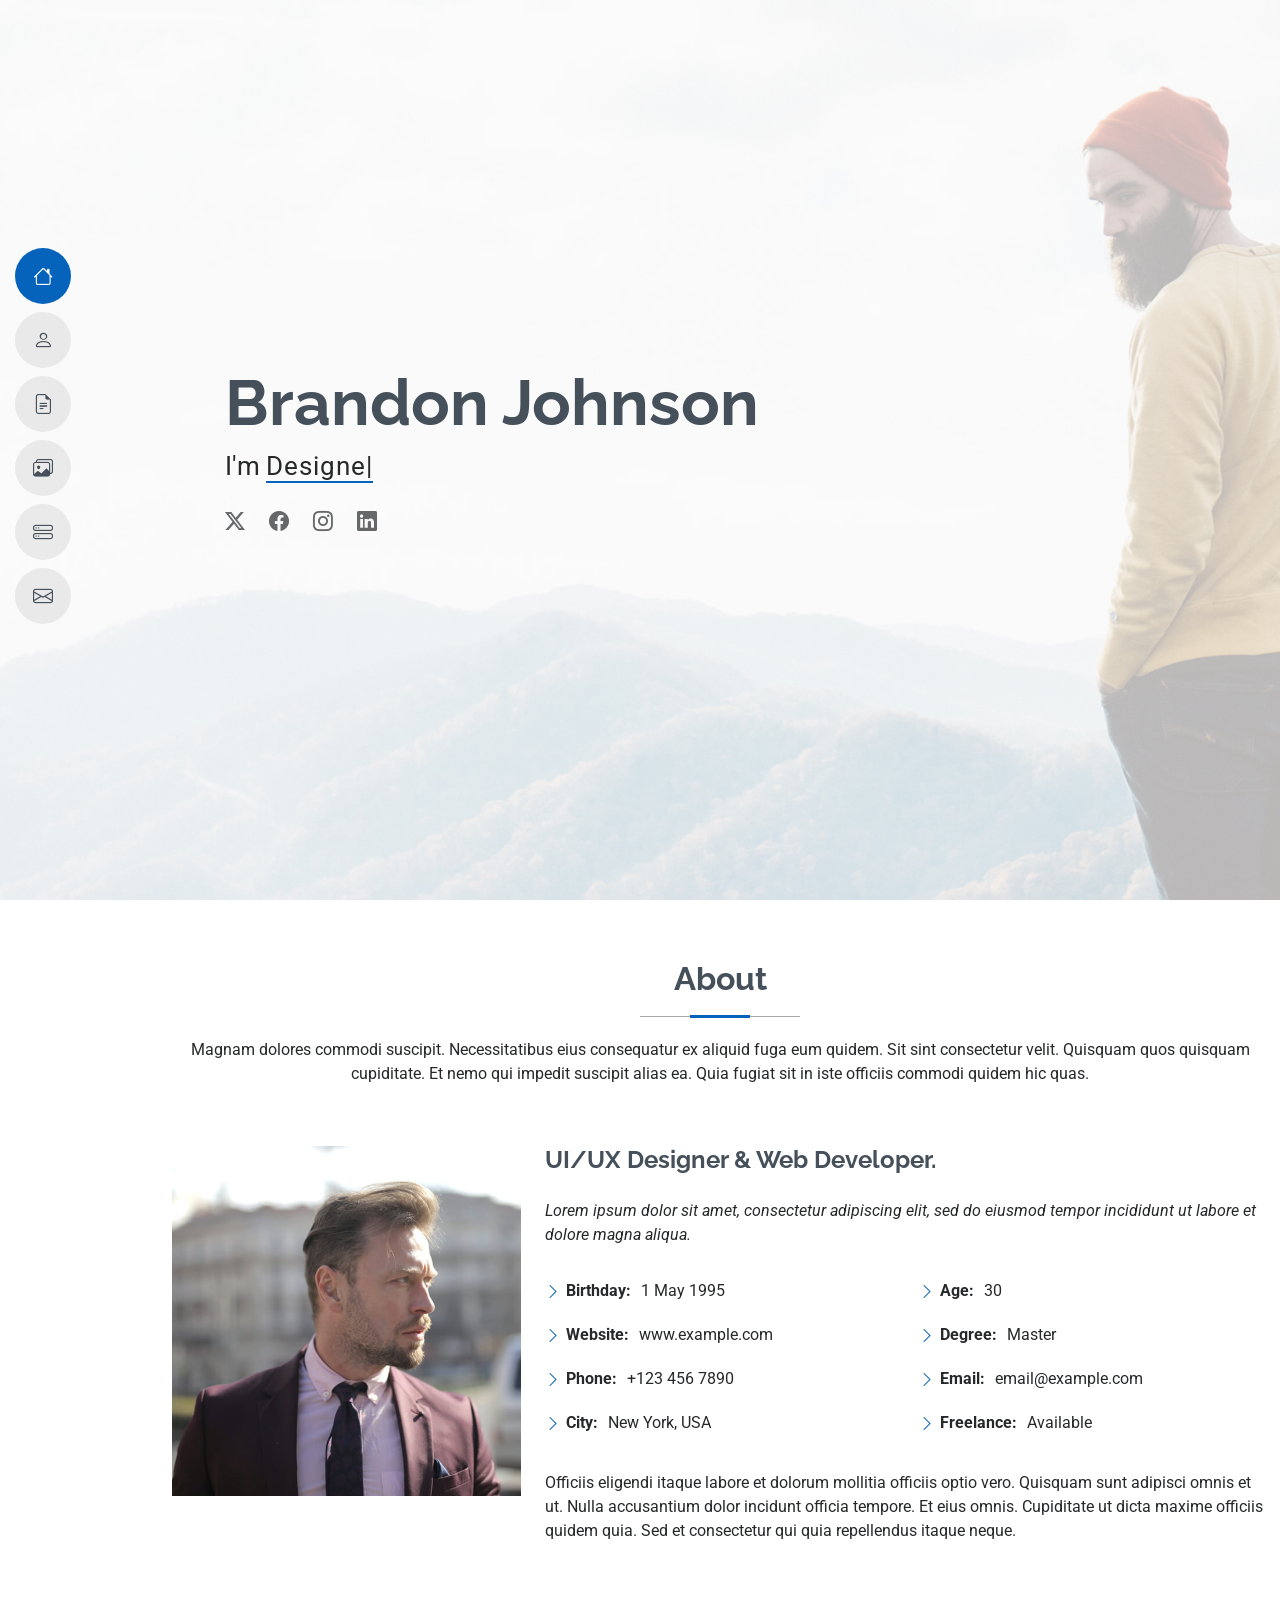
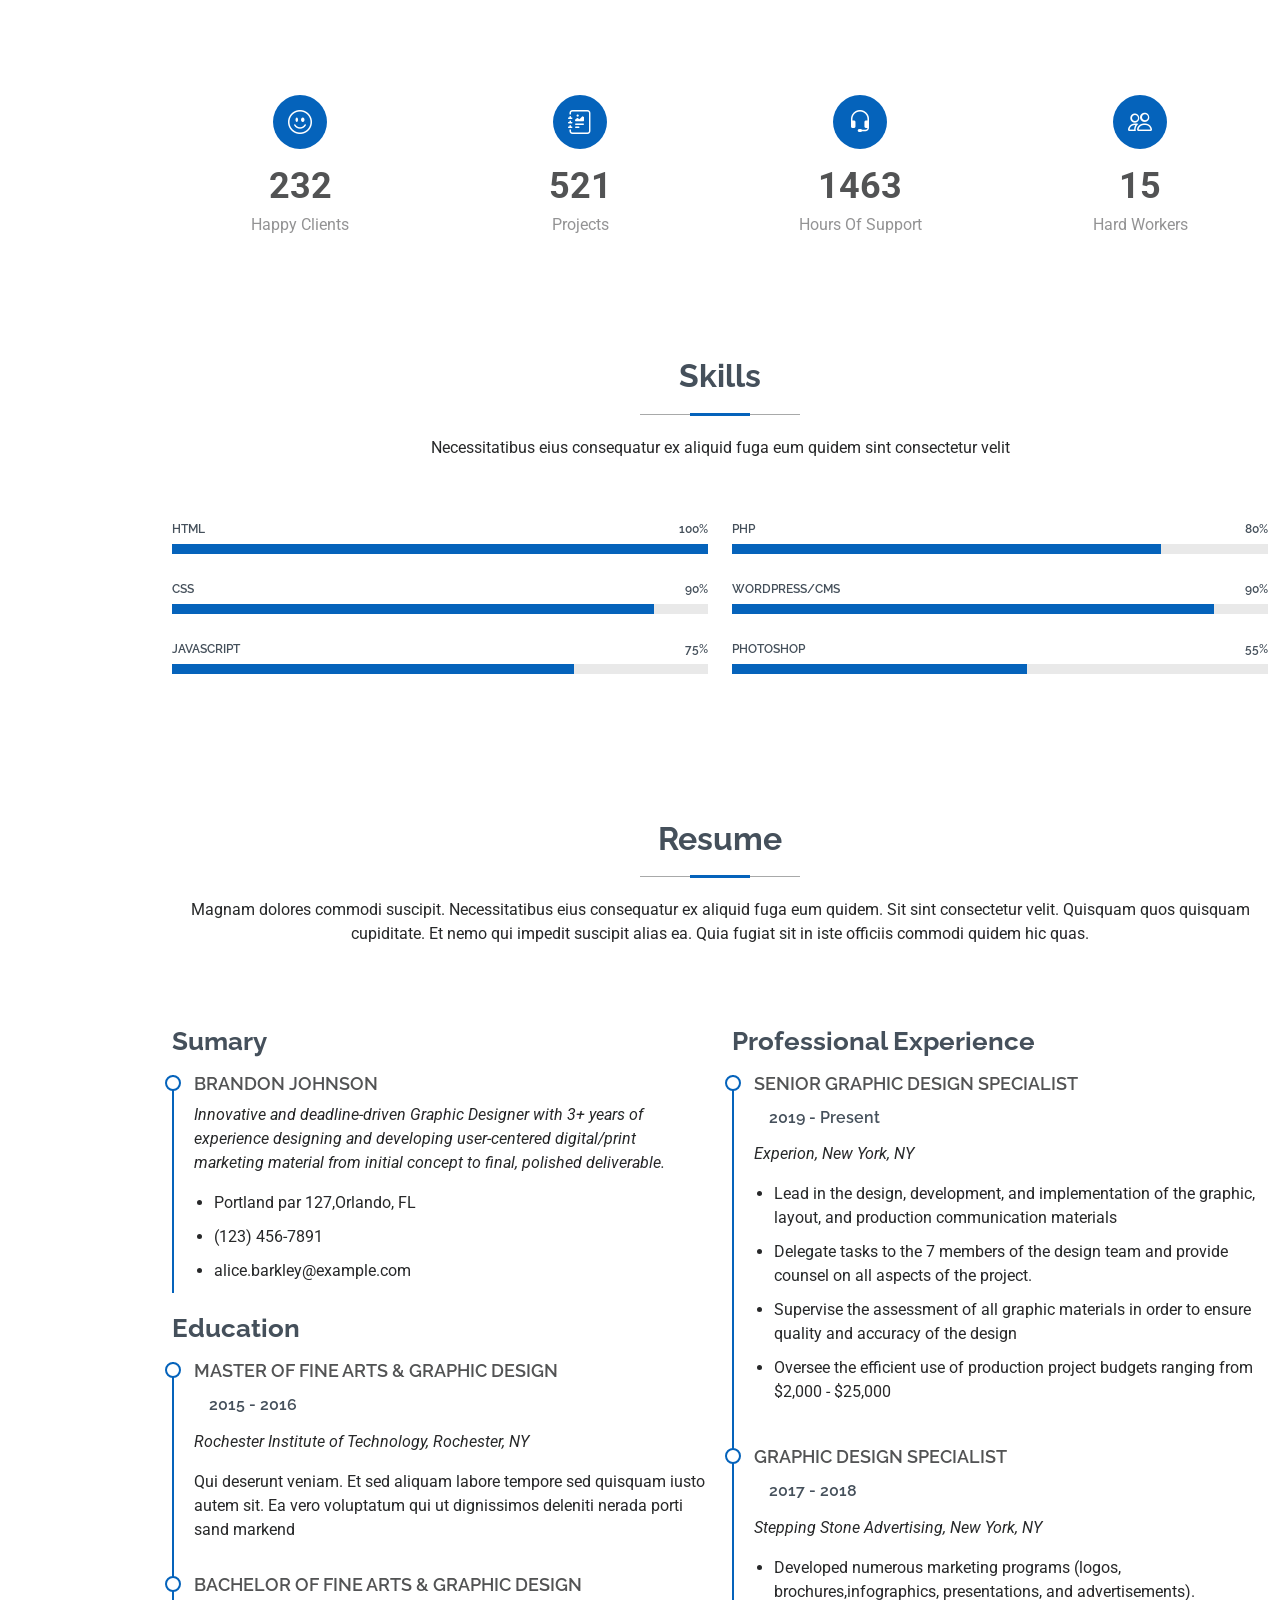
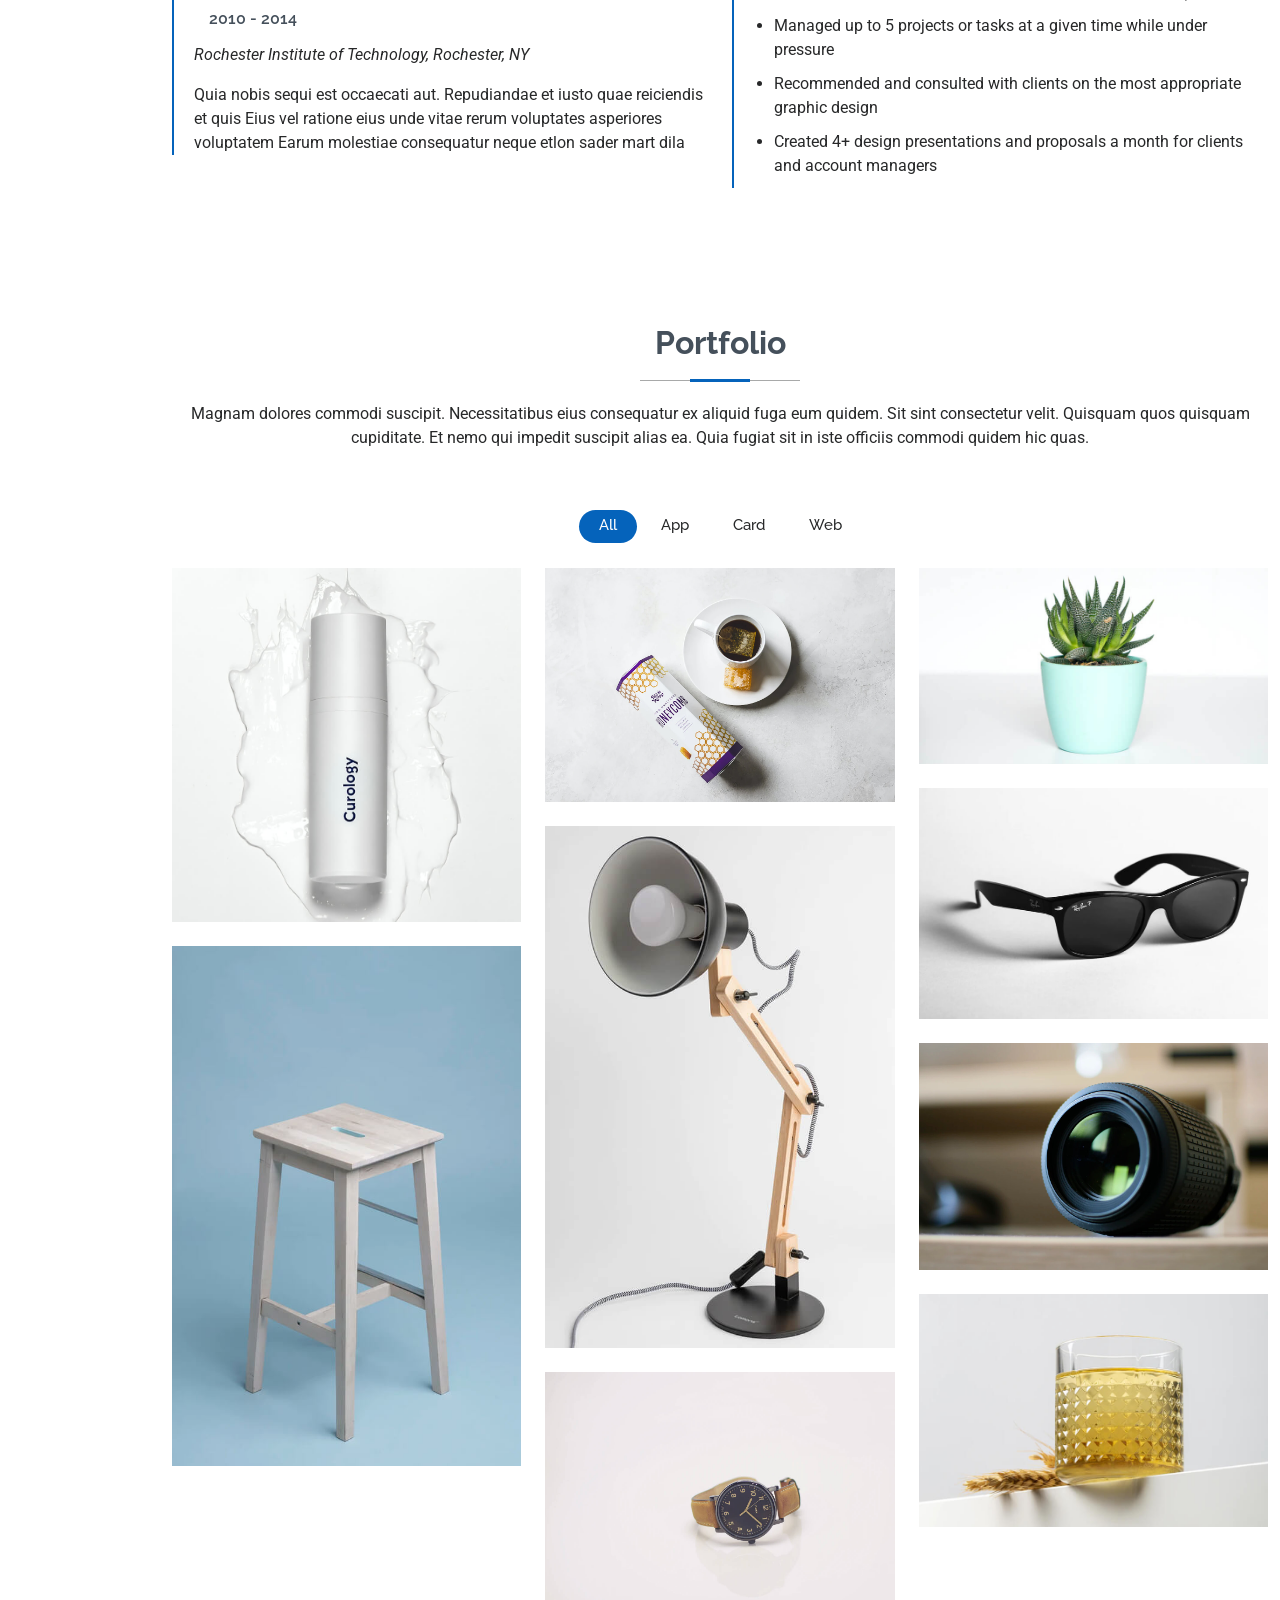
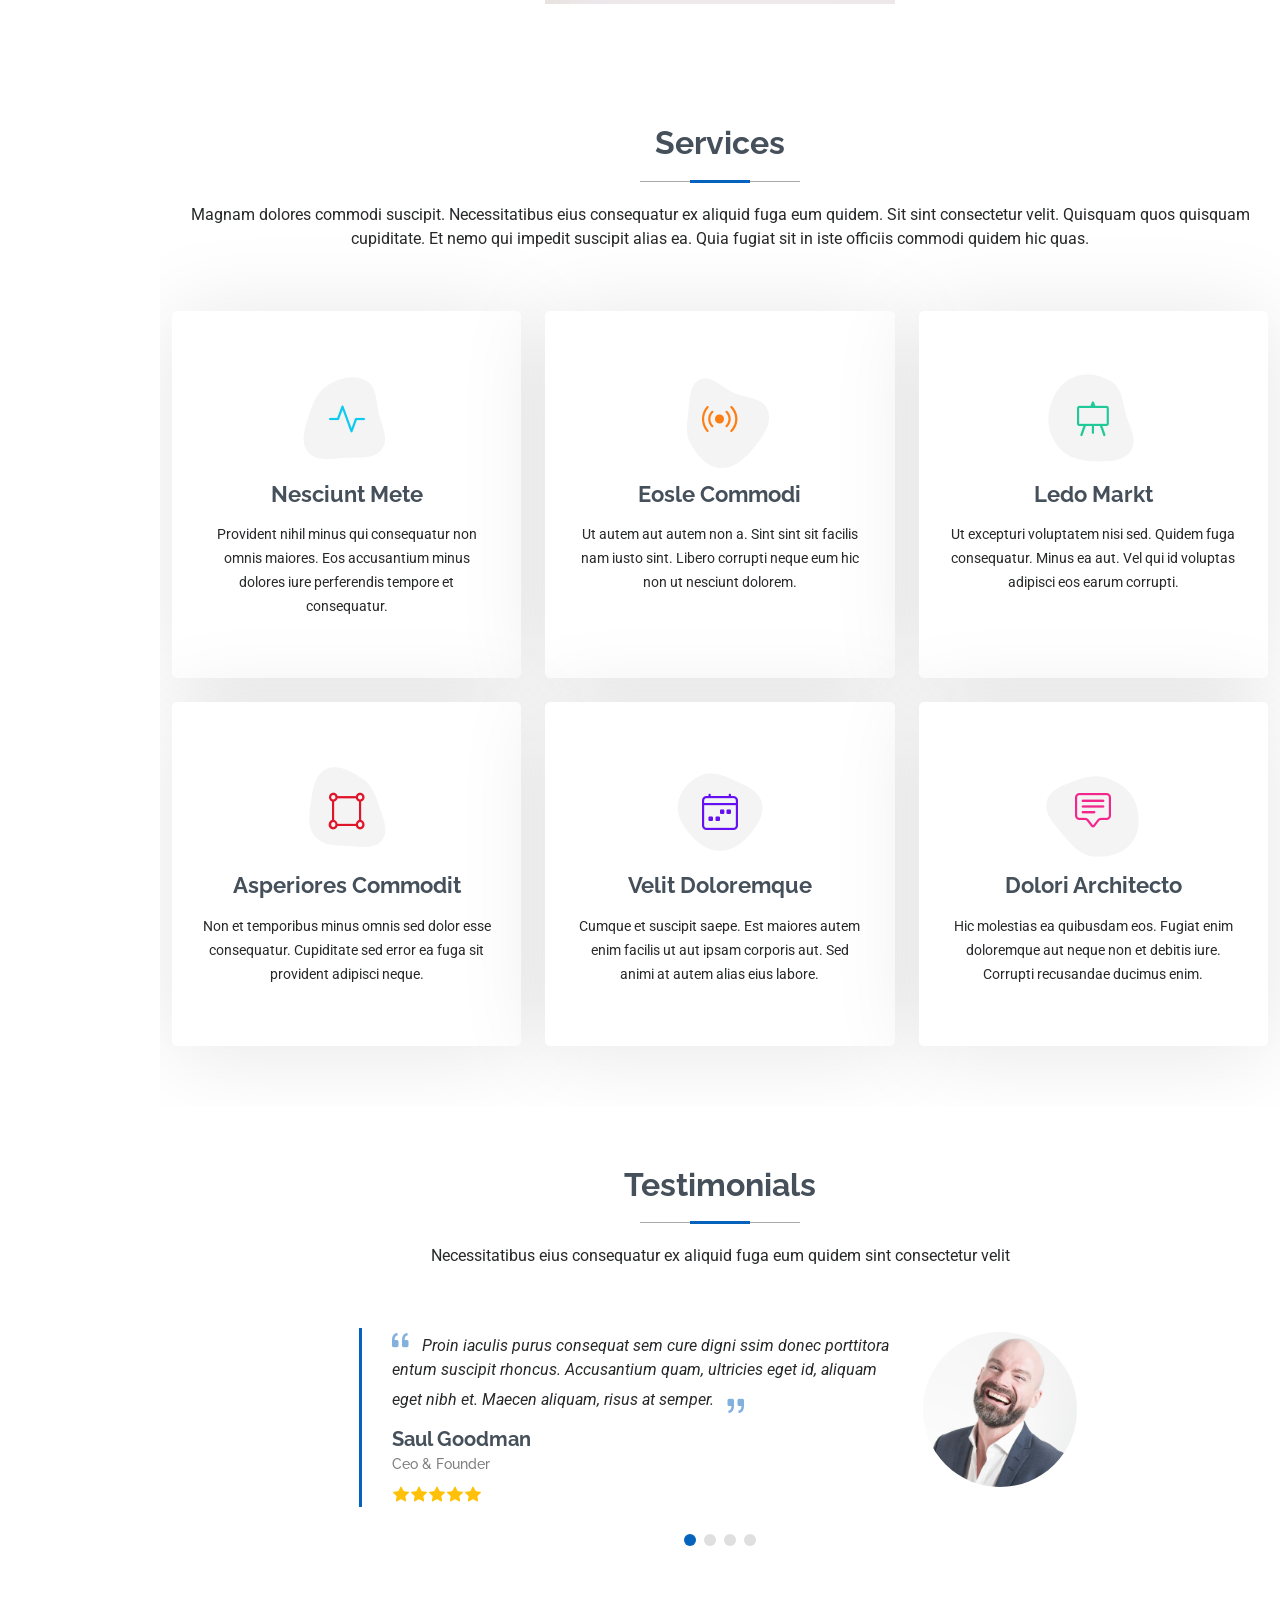
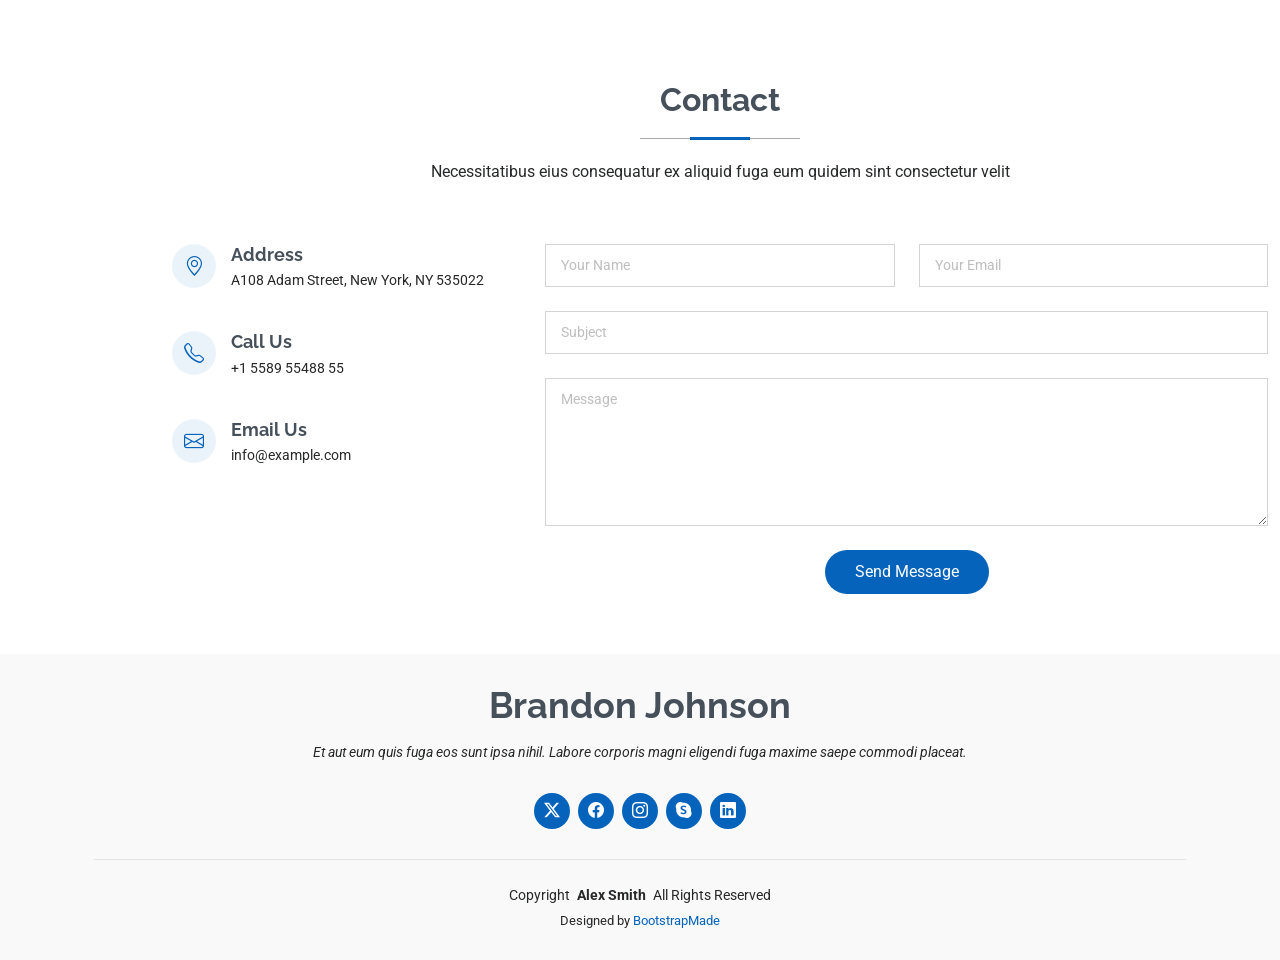
<file: HW2/index.html>
<!DOCTYPE html>
<html lang="en">

<head>
  <meta charset="utf-8">
  <meta content="width=device-width, initial-scale=1.0" name="viewport">
  <title>Index - MyResume Bootstrap Template</title>
  <meta content="" name="description">
  <meta content="" name="keywords">

  <!-- Favicons -->
  <link href="assets/img/favicon.png" rel="icon">
  <link href="assets/img/apple-touch-icon.png" rel="apple-touch-icon">

  <!-- Fonts -->
  <link href="https://fonts.googleapis.com" rel="preconnect">
  <link href="https://fonts.gstatic.com" rel="preconnect" crossorigin>
  <link href="https://fonts.googleapis.com/css2?family=Roboto:ital,wght@0,100;0,300;0,400;0,500;0,700;0,900;1,100;1,300;1,400;1,500;1,700;1,900&family=Poppins:ital,wght@0,100;0,200;0,300;0,400;0,500;0,600;0,700;0,800;0,900;1,100;1,200;1,300;1,400;1,500;1,600;1,700;1,800;1,900&family=Raleway:ital,wght@0,100;0,200;0,300;0,400;0,500;0,600;0,700;0,800;0,900;1,100;1,200;1,300;1,400;1,500;1,600;1,700;1,800;1,900&display=swap" rel="stylesheet">

  <!-- Vendor CSS Files -->
  <link href="assets/vendor/bootstrap/css/bootstrap.min.css" rel="stylesheet">
  <link href="assets/vendor/bootstrap-icons/bootstrap-icons.css" rel="stylesheet">
  <link href="assets/vendor/aos/aos.css" rel="stylesheet">
  <link href="assets/vendor/glightbox/css/glightbox.min.css" rel="stylesheet">
  <link href="assets/vendor/swiper/swiper-bundle.min.css" rel="stylesheet">

  <!-- Main CSS File -->
  <link href="assets/css/main.css" rel="stylesheet">

  <!-- =======================================================
  * Template Name: MyResume
  * Template URL: https://bootstrapmade.com/free-html-bootstrap-template-my-resume/
  * Updated: Jun 29 2024 with Bootstrap v5.3.3
  * Author: BootstrapMade.com
  * License: https://bootstrapmade.com/license/
  ======================================================== -->
</head>

<body class="index-page">

  <header id="header" class="header d-flex flex-column justify-content-center">

    <i class="header-toggle d-xl-none bi bi-list"></i>

    <nav id="navmenu" class="navmenu">
      <ul>
        <li><a href="#hero" class="active"><i class="bi bi-house navicon"></i><span>Home</span></a></li>
        <li><a href="#about"><i class="bi bi-person navicon"></i><span>About</span></a></li>
        <li><a href="#resume"><i class="bi bi-file-earmark-text navicon"></i><span>Resume</span></a></li>
        <li><a href="#portfolio"><i class="bi bi-images navicon"></i><span>Portfolio</span></a></li>
        <li><a href="#services"><i class="bi bi-hdd-stack navicon"></i><span>Services</span></a></li>
        <li><a href="#contact"><i class="bi bi-envelope navicon"></i><span>Contact</span></a></li>
      </ul>
    </nav>

  </header>

  <main class="main">

    <!-- Hero Section -->
    <section id="hero" class="hero section light-background">

      <img src="assets/img/hero-bg.jpg" alt="">

      <div class="container" data-aos="zoom-out">
        <div class="row justify-content-center">
          <div class="col-lg-9">
            <h2>Brandon Johnson</h2>
            <p>I'm <span class="typed" data-typed-items="Designer, Developer, Freelancer, Photographer">Designer</span><span class="typed-cursor typed-cursor--blink" aria-hidden="true"></span></p>
            <div class="social-links">
              <a href="#"><i class="bi bi-twitter-x"></i></a>
              <a href="#"><i class="bi bi-facebook"></i></a>
              <a href="#"><i class="bi bi-instagram"></i></a>
              <a href="#"><i class="bi bi-linkedin"></i></a>
            </div>
          </div>
        </div>
      </div>

    </section><!-- /Hero Section -->

    <!-- About Section -->
    <section id="about" class="about section">

      <!-- Section Title -->
      <div class="container section-title" data-aos="fade-up">
        <h2>About</h2>
        <p>Magnam dolores commodi suscipit. Necessitatibus eius consequatur ex aliquid fuga eum quidem. Sit sint consectetur velit. Quisquam quos quisquam cupiditate. Et nemo qui impedit suscipit alias ea. Quia fugiat sit in iste officiis commodi quidem hic quas.</p>
      </div><!-- End Section Title -->

      <div class="container" data-aos="fade-up" data-aos-delay="100">

        <div class="row gy-4 justify-content-center">
          <div class="col-lg-4">
            <img src="assets/img/profile-img.jpg" class="img-fluid" alt="">
          </div>
          <div class="col-lg-8 content">
            <h2>UI/UX Designer &amp; Web Developer.</h2>
            <p class="fst-italic py-3">
              Lorem ipsum dolor sit amet, consectetur adipiscing elit, sed do eiusmod tempor incididunt ut labore et dolore
              magna aliqua.
            </p>
            <div class="row">
              <div class="col-lg-6">
                <ul>
                  <li><i class="bi bi-chevron-right"></i> <strong>Birthday:</strong> <span>1 May 1995</span></li>
                  <li><i class="bi bi-chevron-right"></i> <strong>Website:</strong> <span>www.example.com</span></li>
                  <li><i class="bi bi-chevron-right"></i> <strong>Phone:</strong> <span>+123 456 7890</span></li>
                  <li><i class="bi bi-chevron-right"></i> <strong>City:</strong> <span>New York, USA</span></li>
                </ul>
              </div>
              <div class="col-lg-6">
                <ul>
                  <li><i class="bi bi-chevron-right"></i> <strong>Age:</strong> <span>30</span></li>
                  <li><i class="bi bi-chevron-right"></i> <strong>Degree:</strong> <span>Master</span></li>
                  <li><i class="bi bi-chevron-right"></i> <strong>Email:</strong> <span>email@example.com</span></li>
                  <li><i class="bi bi-chevron-right"></i> <strong>Freelance:</strong> <span>Available</span></li>
                </ul>
              </div>
            </div>
            <p class="py-3">
              Officiis eligendi itaque labore et dolorum mollitia officiis optio vero. Quisquam sunt adipisci omnis et ut. Nulla accusantium dolor incidunt officia tempore. Et eius omnis.
              Cupiditate ut dicta maxime officiis quidem quia. Sed et consectetur qui quia repellendus itaque neque.
            </p>
          </div>
        </div>

      </div>

    </section><!-- /About Section -->

    <!-- Stats Section -->
    <section id="stats" class="stats section">

      <div class="container" data-aos="fade-up" data-aos-delay="100">

        <div class="row gy-4">

          <div class="col-lg-3 col-md-6 d-flex flex-column align-items-center">
            <i class="bi bi-emoji-smile"></i>
            <div class="stats-item">
              <span data-purecounter-start="0" data-purecounter-end="232" data-purecounter-duration="1" class="purecounter"></span>
              <p>Happy Clients</p>
            </div>
          </div><!-- End Stats Item -->

          <div class="col-lg-3 col-md-6 d-flex flex-column align-items-center">
            <i class="bi bi-journal-richtext"></i>
            <div class="stats-item">
              <span data-purecounter-start="0" data-purecounter-end="521" data-purecounter-duration="1" class="purecounter"></span>
              <p>Projects</p>
            </div>
          </div><!-- End Stats Item -->

          <div class="col-lg-3 col-md-6 d-flex flex-column align-items-center">
            <i class="bi bi-headset"></i>
            <div class="stats-item">
              <span data-purecounter-start="0" data-purecounter-end="1463" data-purecounter-duration="1" class="purecounter"></span>
              <p>Hours Of Support</p>
            </div>
          </div><!-- End Stats Item -->

          <div class="col-lg-3 col-md-6 d-flex flex-column align-items-center">
            <i class="bi bi-people"></i>
            <div class="stats-item">
              <span data-purecounter-start="0" data-purecounter-end="15" data-purecounter-duration="1" class="purecounter"></span>
              <p>Hard Workers</p>
            </div>
          </div><!-- End Stats Item -->

        </div>

      </div>

    </section><!-- /Stats Section -->

    <!-- Skills Section -->
    <section id="skills" class="skills section">

      <!-- Section Title -->
      <div class="container section-title" data-aos="fade-up">
        <h2>Skills</h2>
        <p>Necessitatibus eius consequatur ex aliquid fuga eum quidem sint consectetur velit</p>
      </div><!-- End Section Title -->

      <div class="container" data-aos="fade-up" data-aos-delay="100">

        <div class="row skills-content skills-animation">

          <div class="col-lg-6">

            <div class="progress">
              <span class="skill"><span>HTML</span> <i class="val">100%</i></span>
              <div class="progress-bar-wrap">
                <div class="progress-bar" role="progressbar" aria-valuenow="100" aria-valuemin="0" aria-valuemax="100"></div>
              </div>
            </div><!-- End Skills Item -->

            <div class="progress">
              <span class="skill"><span>CSS</span> <i class="val">90%</i></span>
              <div class="progress-bar-wrap">
                <div class="progress-bar" role="progressbar" aria-valuenow="90" aria-valuemin="0" aria-valuemax="100"></div>
              </div>
            </div><!-- End Skills Item -->

            <div class="progress">
              <span class="skill"><span>JavaScript</span> <i class="val">75%</i></span>
              <div class="progress-bar-wrap">
                <div class="progress-bar" role="progressbar" aria-valuenow="75" aria-valuemin="0" aria-valuemax="100"></div>
              </div>
            </div><!-- End Skills Item -->

          </div>

          <div class="col-lg-6">

            <div class="progress">
              <span class="skill"><span>PHP</span> <i class="val">80%</i></span>
              <div class="progress-bar-wrap">
                <div class="progress-bar" role="progressbar" aria-valuenow="80" aria-valuemin="0" aria-valuemax="100"></div>
              </div>
            </div><!-- End Skills Item -->

            <div class="progress">
              <span class="skill"><span>WordPress/CMS</span> <i class="val">90%</i></span>
              <div class="progress-bar-wrap">
                <div class="progress-bar" role="progressbar" aria-valuenow="90" aria-valuemin="0" aria-valuemax="100"></div>
              </div>
            </div><!-- End Skills Item -->

            <div class="progress">
              <span class="skill"><span>Photoshop</span> <i class="val">55%</i></span>
              <div class="progress-bar-wrap">
                <div class="progress-bar" role="progressbar" aria-valuenow="55" aria-valuemin="0" aria-valuemax="100"></div>
              </div>
            </div><!-- End Skills Item -->

          </div>

        </div>

      </div>

    </section><!-- /Skills Section -->

    <!-- Resume Section -->
    <section id="resume" class="resume section">

      <!-- Section Title -->
      <div class="container section-title" data-aos="fade-up">
        <h2>Resume</h2>
        <p>Magnam dolores commodi suscipit. Necessitatibus eius consequatur ex aliquid fuga eum quidem. Sit sint consectetur velit. Quisquam quos quisquam cupiditate. Et nemo qui impedit suscipit alias ea. Quia fugiat sit in iste officiis commodi quidem hic quas.</p>
      </div><!-- End Section Title -->

      <div class="container">

        <div class="row">

          <div class="col-lg-6" data-aos="fade-up" data-aos-delay="100">
            <h3 class="resume-title">Sumary</h3>

            <div class="resume-item pb-0">
              <h4>Brandon Johnson</h4>
              <p><em>Innovative and deadline-driven Graphic Designer with 3+ years of experience designing and developing user-centered digital/print marketing material from initial concept to final, polished deliverable.</em></p>
              <ul>
                <li>Portland par 127,Orlando, FL</li>
                <li>(123) 456-7891</li>
                <li>alice.barkley@example.com</li>
              </ul>
            </div><!-- Edn Resume Item -->

            <h3 class="resume-title">Education</h3>
            <div class="resume-item">
              <h4>Master of Fine Arts &amp; Graphic Design</h4>
              <h5>2015 - 2016</h5>
              <p><em>Rochester Institute of Technology, Rochester, NY</em></p>
              <p>Qui deserunt veniam. Et sed aliquam labore tempore sed quisquam iusto autem sit. Ea vero voluptatum qui ut dignissimos deleniti nerada porti sand markend</p>
            </div><!-- Edn Resume Item -->

            <div class="resume-item">
              <h4>Bachelor of Fine Arts &amp; Graphic Design</h4>
              <h5>2010 - 2014</h5>
              <p><em>Rochester Institute of Technology, Rochester, NY</em></p>
              <p>Quia nobis sequi est occaecati aut. Repudiandae et iusto quae reiciendis et quis Eius vel ratione eius unde vitae rerum voluptates asperiores voluptatem Earum molestiae consequatur neque etlon sader mart dila</p>
            </div><!-- Edn Resume Item -->

          </div>

          <div class="col-lg-6" data-aos="fade-up" data-aos-delay="200">
            <h3 class="resume-title">Professional Experience</h3>
            <div class="resume-item">
              <h4>Senior graphic design specialist</h4>
              <h5>2019 - Present</h5>
              <p><em>Experion, New York, NY </em></p>
              <ul>
                <li>Lead in the design, development, and implementation of the graphic, layout, and production communication materials</li>
                <li>Delegate tasks to the 7 members of the design team and provide counsel on all aspects of the project. </li>
                <li>Supervise the assessment of all graphic materials in order to ensure quality and accuracy of the design</li>
                <li>Oversee the efficient use of production project budgets ranging from $2,000 - $25,000</li>
              </ul>
            </div><!-- Edn Resume Item -->

            <div class="resume-item">
              <h4>Graphic design specialist</h4>
              <h5>2017 - 2018</h5>
              <p><em>Stepping Stone Advertising, New York, NY</em></p>
              <ul>
                <li>Developed numerous marketing programs (logos, brochures,infographics, presentations, and advertisements).</li>
                <li>Managed up to 5 projects or tasks at a given time while under pressure</li>
                <li>Recommended and consulted with clients on the most appropriate graphic design</li>
                <li>Created 4+ design presentations and proposals a month for clients and account managers</li>
              </ul>
            </div><!-- Edn Resume Item -->

          </div>

        </div>

      </div>

    </section><!-- /Resume Section -->

    <!-- Portfolio Section -->
    <section id="portfolio" class="portfolio section">

      <!-- Section Title -->
      <div class="container section-title" data-aos="fade-up">
        <h2>Portfolio</h2>
        <p>Magnam dolores commodi suscipit. Necessitatibus eius consequatur ex aliquid fuga eum quidem. Sit sint consectetur velit. Quisquam quos quisquam cupiditate. Et nemo qui impedit suscipit alias ea. Quia fugiat sit in iste officiis commodi quidem hic quas.</p>
      </div><!-- End Section Title -->

      <div class="container">

        <div class="isotope-layout" data-default-filter="*" data-layout="masonry" data-sort="original-order">

          <ul class="portfolio-filters isotope-filters" data-aos="fade-up" data-aos-delay="100">
            <li data-filter="*" class="filter-active">All</li>
            <li data-filter=".filter-app">App</li>
            <li data-filter=".filter-product">Card</li>
            <li data-filter=".filter-branding">Web</li>
          </ul><!-- End Portfolio Filters -->

          <div class="row gy-4 isotope-container" data-aos="fade-up" data-aos-delay="200">

            <div class="col-lg-4 col-md-6 portfolio-item isotope-item filter-app">
              <img src="assets/img/masonry-portfolio/masonry-portfolio-1.jpg" class="img-fluid" alt="">
              <div class="portfolio-info">
                <h4>App 1</h4>
                <p>Lorem ipsum, dolor sit</p>
                <a href="assets/img/masonry-portfolio/masonry-portfolio-1.jpg" title="App 1" data-gallery="portfolio-gallery-app" class="glightbox preview-link"><i class="bi bi-zoom-in"></i></a>
                <a href="portfolio-details.html" title="More Details" class="details-link"><i class="bi bi-link-45deg"></i></a>
              </div>
            </div><!-- End Portfolio Item -->

            <div class="col-lg-4 col-md-6 portfolio-item isotope-item filter-product">
              <img src="assets/img/masonry-portfolio/masonry-portfolio-2.jpg" class="img-fluid" alt="">
              <div class="portfolio-info">
                <h4>Product 1</h4>
                <p>Lorem ipsum, dolor sit</p>
                <a href="assets/img/masonry-portfolio/masonry-portfolio-2.jpg" title="Product 1" data-gallery="portfolio-gallery-product" class="glightbox preview-link"><i class="bi bi-zoom-in"></i></a>
                <a href="portfolio-details.html" title="More Details" class="details-link"><i class="bi bi-link-45deg"></i></a>
              </div>
            </div><!-- End Portfolio Item -->

            <div class="col-lg-4 col-md-6 portfolio-item isotope-item filter-branding">
              <img src="assets/img/masonry-portfolio/masonry-portfolio-3.jpg" class="img-fluid" alt="">
              <div class="portfolio-info">
                <h4>Branding 1</h4>
                <p>Lorem ipsum, dolor sit</p>
                <a href="assets/img/masonry-portfolio/masonry-portfolio-3.jpg" title="Branding 1" data-gallery="portfolio-gallery-branding" class="glightbox preview-link"><i class="bi bi-zoom-in"></i></a>
                <a href="portfolio-details.html" title="More Details" class="details-link"><i class="bi bi-link-45deg"></i></a>
              </div>
            </div><!-- End Portfolio Item -->

            <div class="col-lg-4 col-md-6 portfolio-item isotope-item filter-app">
              <img src="assets/img/masonry-portfolio/masonry-portfolio-4.jpg" class="img-fluid" alt="">
              <div class="portfolio-info">
                <h4>App 2</h4>
                <p>Lorem ipsum, dolor sit</p>
                <a href="assets/img/masonry-portfolio/masonry-portfolio-4.jpg" title="App 2" data-gallery="portfolio-gallery-app" class="glightbox preview-link"><i class="bi bi-zoom-in"></i></a>
                <a href="portfolio-details.html" title="More Details" class="details-link"><i class="bi bi-link-45deg"></i></a>
              </div>
            </div><!-- End Portfolio Item -->

            <div class="col-lg-4 col-md-6 portfolio-item isotope-item filter-product">
              <img src="assets/img/masonry-portfolio/masonry-portfolio-5.jpg" class="img-fluid" alt="">
              <div class="portfolio-info">
                <h4>Product 2</h4>
                <p>Lorem ipsum, dolor sit</p>
                <a href="assets/img/masonry-portfolio/masonry-portfolio-5.jpg" title="Product 2" data-gallery="portfolio-gallery-product" class="glightbox preview-link"><i class="bi bi-zoom-in"></i></a>
                <a href="portfolio-details.html" title="More Details" class="details-link"><i class="bi bi-link-45deg"></i></a>
              </div>
            </div><!-- End Portfolio Item -->

            <div class="col-lg-4 col-md-6 portfolio-item isotope-item filter-branding">
              <img src="assets/img/masonry-portfolio/masonry-portfolio-6.jpg" class="img-fluid" alt="">
              <div class="portfolio-info">
                <h4>Branding 2</h4>
                <p>Lorem ipsum, dolor sit</p>
                <a href="assets/img/masonry-portfolio/masonry-portfolio-6.jpg" title="Branding 2" data-gallery="portfolio-gallery-branding" class="glightbox preview-link"><i class="bi bi-zoom-in"></i></a>
                <a href="portfolio-details.html" title="More Details" class="details-link"><i class="bi bi-link-45deg"></i></a>
              </div>
            </div><!-- End Portfolio Item -->

            <div class="col-lg-4 col-md-6 portfolio-item isotope-item filter-app">
              <img src="assets/img/masonry-portfolio/masonry-portfolio-7.jpg" class="img-fluid" alt="">
              <div class="portfolio-info">
                <h4>App 3</h4>
                <p>Lorem ipsum, dolor sit</p>
                <a href="assets/img/masonry-portfolio/masonry-portfolio-7.jpg" title="App 3" data-gallery="portfolio-gallery-app" class="glightbox preview-link"><i class="bi bi-zoom-in"></i></a>
                <a href="portfolio-details.html" title="More Details" class="details-link"><i class="bi bi-link-45deg"></i></a>
              </div>
            </div><!-- End Portfolio Item -->

            <div class="col-lg-4 col-md-6 portfolio-item isotope-item filter-product">
              <img src="assets/img/masonry-portfolio/masonry-portfolio-8.jpg" class="img-fluid" alt="">
              <div class="portfolio-info">
                <h4>Product 3</h4>
                <p>Lorem ipsum, dolor sit</p>
                <a href="assets/img/masonry-portfolio/masonry-portfolio-8.jpg" title="Product 3" data-gallery="portfolio-gallery-product" class="glightbox preview-link"><i class="bi bi-zoom-in"></i></a>
                <a href="portfolio-details.html" title="More Details" class="details-link"><i class="bi bi-link-45deg"></i></a>
              </div>
            </div><!-- End Portfolio Item -->

            <div class="col-lg-4 col-md-6 portfolio-item isotope-item filter-branding">
              <img src="assets/img/masonry-portfolio/masonry-portfolio-9.jpg" class="img-fluid" alt="">
              <div class="portfolio-info">
                <h4>Branding 3</h4>
                <p>Lorem ipsum, dolor sit</p>
                <a href="assets/img/masonry-portfolio/masonry-portfolio-9.jpg" title="Branding 2" data-gallery="portfolio-gallery-branding" class="glightbox preview-link"><i class="bi bi-zoom-in"></i></a>
                <a href="portfolio-details.html" title="More Details" class="details-link"><i class="bi bi-link-45deg"></i></a>
              </div>
            </div><!-- End Portfolio Item -->

          </div><!-- End Portfolio Container -->

        </div>

      </div>

    </section><!-- /Portfolio Section -->

    <!-- Services Section -->
    <section id="services" class="services section">

      <!-- Section Title -->
      <div class="container section-title" data-aos="fade-up">
        <h2>Services</h2>
        <p>Magnam dolores commodi suscipit. Necessitatibus eius consequatur ex aliquid fuga eum quidem. Sit sint consectetur velit. Quisquam quos quisquam cupiditate. Et nemo qui impedit suscipit alias ea. Quia fugiat sit in iste officiis commodi quidem hic quas.</p>
      </div><!-- End Section Title -->

      <div class="container">

        <div class="row gy-4">

          <div class="col-lg-4 col-md-6" data-aos="fade-up" data-aos-delay="100">
            <div class="service-item item-cyan position-relative">
              <div class="icon">
                <svg width="100" height="100" viewBox="0 0 600 600" xmlns="http://www.w3.org/2000/svg">
                  <path stroke="none" stroke-width="0" fill="#f5f5f5" d="M300,521.0016835830174C376.1290562159157,517.8887921683347,466.0731472004068,529.7835943286574,510.70327084640275,468.03025145048787C554.3714126377745,407.6079735673963,508.03601936045806,328.9844924480964,491.2728898941984,256.3432110539036C474.5976632858925,184.082847569629,479.9380746630129,96.60480741107993,416.23090153303,58.64404602377083C348.86323505073057,18.502131276798302,261.93793281208167,40.57373210992963,193.5410806939664,78.93577620505333C130.42746243093433,114.334589627462,98.30271207620316,179.96522072025542,76.75703585869454,249.04625023123273C51.97151888228291,328.5150500222984,13.704378332031375,421.85034740162234,66.52175969318436,486.19268352777647C119.04800174914682,550.1803526380478,217.28368757567262,524.383925680826,300,521.0016835830174"></path>
                </svg>
                <i class="bi bi-activity"></i>
              </div>
              <a href="#" class="stretched-link">
                <h3>Nesciunt Mete</h3>
              </a>
              <p>Provident nihil minus qui consequatur non omnis maiores. Eos accusantium minus dolores iure perferendis tempore et consequatur.</p>
            </div>
          </div><!-- End Service Item -->

          <div class="col-lg-4 col-md-6" data-aos="fade-up" data-aos-delay="200">
            <div class="service-item item-orange position-relative">
              <div class="icon">
                <svg width="100" height="100" viewBox="0 0 600 600" xmlns="http://www.w3.org/2000/svg">
                  <path stroke="none" stroke-width="0" fill="#f5f5f5" d="M300,582.0697525312426C382.5290701553225,586.8405444964366,449.9789794690241,525.3245884688669,502.5850820975895,461.55621195738473C556.606425686781,396.0723002908107,615.8543463187945,314.28637112970534,586.6730223649479,234.56875336149918C558.9533121215079,158.8439757836574,454.9685369536778,164.00468322053177,381.49747125262974,130.76875717737553C312.15926192815925,99.40240125094834,248.97055460311594,18.661163978235184,179.8680185752513,50.54337015887873C110.5421016452524,82.52863877960104,119.82277516462835,180.83849132639028,109.12597500060166,256.43424936330496C100.08760227029461,320.3096726198365,92.17705696193138,384.0621239912766,124.79988738764834,439.7174275375508C164.83382741302287,508.01625554203684,220.96474134820875,577.5009287672846,300,582.0697525312426"></path>
                </svg>
                <i class="bi bi-broadcast"></i>
              </div>
              <a href="#" class="stretched-link">
                <h3>Eosle Commodi</h3>
              </a>
              <p>Ut autem aut autem non a. Sint sint sit facilis nam iusto sint. Libero corrupti neque eum hic non ut nesciunt dolorem.</p>
            </div>
          </div><!-- End Service Item -->

          <div class="col-lg-4 col-md-6" data-aos="fade-up" data-aos-delay="300">
            <div class="service-item item-teal position-relative">
              <div class="icon">
                <svg width="100" height="100" viewBox="0 0 600 600" xmlns="http://www.w3.org/2000/svg">
                  <path stroke="none" stroke-width="0" fill="#f5f5f5" d="M300,541.5067337569781C382.14930387511276,545.0595476570109,479.8736841581634,548.3450877840088,526.4010558755058,480.5488172755941C571.5218469581645,414.80211281144784,517.5187510058486,332.0715597781072,496.52539010469104,255.14436215662573C477.37192572678356,184.95920475031193,473.57363656557914,105.61284051026155,413.0603344069578,65.22779650032875C343.27470386102294,18.654635553484475,251.2091493199835,5.337323636656869,175.0934190732945,40.62881213300186C97.87086631185822,76.43348514350839,51.98124368387456,156.15599469081315,36.44837278890362,239.84606092416172C21.716077023791087,319.22268207091537,43.775223500013084,401.1760424656574,96.891909868211,461.97329694683043C147.22146801428983,519.5804099606455,223.5754009179313,538.201503339737,300,541.5067337569781"></path>
                </svg>
                <i class="bi bi-easel"></i>
              </div>
              <a href="#" class="stretched-link">
                <h3>Ledo Markt</h3>
              </a>
              <p>Ut excepturi voluptatem nisi sed. Quidem fuga consequatur. Minus ea aut. Vel qui id voluptas adipisci eos earum corrupti.</p>
            </div>
          </div><!-- End Service Item -->

          <div class="col-lg-4 col-md-6" data-aos="fade-up" data-aos-delay="400">
            <div class="service-item item-red position-relative">
              <div class="icon">
                <svg width="100" height="100" viewBox="0 0 600 600" xmlns="http://www.w3.org/2000/svg">
                  <path stroke="none" stroke-width="0" fill="#f5f5f5" d="M300,503.46388370962813C374.79870501325706,506.71871716319447,464.8034551963731,527.1746412648533,510.4981551193396,467.86667711651364C555.9287308511215,408.9015244558933,512.6030010748507,327.5744911775523,490.211057578863,256.5855673507754C471.097692560561,195.9906835881958,447.69079081568157,138.11976852964426,395.19560036434837,102.3242989838813C329.3053358748298,57.3949838291264,248.02791733380457,8.279543830951368,175.87071277845988,42.242879143198664C103.41431057327972,76.34704239035025,93.79494320519305,170.9812938413882,81.28167332365135,250.07896920659033C70.17666984294237,320.27484674793965,64.84698225790005,396.69656628748305,111.28512138212992,450.4950937839243C156.20124167950087,502.5303643271138,231.32542653798444,500.4755392045468,300,503.46388370962813"></path>
                </svg>
                <i class="bi bi-bounding-box-circles"></i>
              </div>
              <a href="#" class="stretched-link">
                <h3>Asperiores Commodit</h3>
              </a>
              <p>Non et temporibus minus omnis sed dolor esse consequatur. Cupiditate sed error ea fuga sit provident adipisci neque.</p>
              <a href="#" class="stretched-link"></a>
            </div>
          </div><!-- End Service Item -->

          <div class="col-lg-4 col-md-6" data-aos="fade-up" data-aos-delay="500">
            <div class="service-item item-indigo position-relative">
              <div class="icon">
                <svg width="100" height="100" viewBox="0 0 600 600" xmlns="http://www.w3.org/2000/svg">
                  <path stroke="none" stroke-width="0" fill="#f5f5f5" d="M300,532.3542879108572C369.38199826031484,532.3153073249985,429.10787420159085,491.63046689027357,474.5244479745417,439.17860296908856C522.8885846962883,383.3225815378663,569.1668002868075,314.3205725914397,550.7432151929288,242.7694973846089C532.6665558377875,172.5657663291529,456.2379748765914,142.6223662098291,390.3689995646985,112.34683881706744C326.66090330228417,83.06452184765237,258.84405631176094,53.51806209861945,193.32584062364296,78.48882559362697C121.61183558270385,105.82097193414197,62.805066853699245,167.19869350419734,48.57481801355237,242.6138429142374C34.843463184063346,315.3850353017275,76.69343916112496,383.4422959591041,125.22947124332185,439.3748458443577C170.7312796277747,491.8107796887764,230.57421082200815,532.3932930995766,300,532.3542879108572"></path>
                </svg>
                <i class="bi bi-calendar4-week icon"></i>
              </div>
              <a href="#" class="stretched-link">
                <h3>Velit Doloremque</h3>
              </a>
              <p>Cumque et suscipit saepe. Est maiores autem enim facilis ut aut ipsam corporis aut. Sed animi at autem alias eius labore.</p>
              <a href="#" class="stretched-link"></a>
            </div>
          </div><!-- End Service Item -->

          <div class="col-lg-4 col-md-6" data-aos="fade-up" data-aos-delay="600">
            <div class="service-item item-pink position-relative">
              <div class="icon">
                <svg width="100" height="100" viewBox="0 0 600 600" xmlns="http://www.w3.org/2000/svg">
                  <path stroke="none" stroke-width="0" fill="#f5f5f5" d="M300,566.797414625762C385.7384707136149,576.1784315230908,478.7894351017131,552.8928747891023,531.9192734346935,484.94944893311C584.6109503024035,417.5663521118492,582.489472248146,322.67544863468447,553.9536738515405,242.03673114598146C529.1557734026468,171.96086150256528,465.24506316201064,127.66468636344209,395.9583748389544,100.7403814666027C334.2173773831606,76.7482773500951,269.4350130405921,84.62216499799875,207.1952322260088,107.2889140133804C132.92018162631612,134.33871894543012,41.79353780512637,160.00259165414826,22.644507872594943,236.69541883565114C3.319112789854554,314.0945973066697,72.72355303640163,379.243833228382,124.04198916343866,440.3218312028393C172.9286146004772,498.5055451809895,224.45579914871206,558.5317968840102,300,566.797414625762"></path>
                </svg>
                <i class="bi bi-chat-square-text"></i>
              </div>
              <a href="#" class="stretched-link">
                <h3>Dolori Architecto</h3>
              </a>
              <p>Hic molestias ea quibusdam eos. Fugiat enim doloremque aut neque non et debitis iure. Corrupti recusandae ducimus enim.</p>
              <a href="#" class="stretched-link"></a>
            </div>
          </div><!-- End Service Item -->

        </div>

      </div>

    </section><!-- /Services Section -->

    <!-- Testimonials Section -->
    <section id="testimonials" class="testimonials section">

      <!-- Section Title -->
      <div class="container section-title" data-aos="fade-up">
        <h2>Testimonials</h2>
        <p>Necessitatibus eius consequatur ex aliquid fuga eum quidem sint consectetur velit</p>
      </div><!-- End Section Title -->

      <div class="container" data-aos="fade-up" data-aos-delay="100">

        <div class="swiper init-swiper">
          <script type="application/json" class="swiper-config">
            {
              "loop": true,
              "speed": 600,
              "autoplay": {
                "delay": 5000
              },
              "slidesPerView": "auto",
              "pagination": {
                "el": ".swiper-pagination",
                "type": "bullets",
                "clickable": true
              }
            }
          </script>
          <div class="swiper-wrapper">

            <div class="swiper-slide">
              <div class="testimonial-item">
                <div class="row gy-4 justify-content-center">
                  <div class="col-lg-6">
                    <div class="testimonial-content">
                      <p>
                        <i class="bi bi-quote quote-icon-left"></i>
                        <span>Proin iaculis purus consequat sem cure digni ssim donec porttitora entum suscipit rhoncus. Accusantium quam, ultricies eget id, aliquam eget nibh et. Maecen aliquam, risus at semper.</span>
                        <i class="bi bi-quote quote-icon-right"></i>
                      </p>
                      <h3>Saul Goodman</h3>
                      <h4>Ceo &amp; Founder</h4>
                      <div class="stars">
                        <i class="bi bi-star-fill"></i><i class="bi bi-star-fill"></i><i class="bi bi-star-fill"></i><i class="bi bi-star-fill"></i><i class="bi bi-star-fill"></i>
                      </div>
                    </div>
                  </div>
                  <div class="col-lg-2 text-center">
                    <img src="assets/img/testimonials/testimonials-1.jpg" class="img-fluid testimonial-img" alt="">
                  </div>
                </div>
              </div>
            </div><!-- End testimonial item -->

            <div class="swiper-slide">
              <div class="testimonial-item">
                <div class="row gy-4 justify-content-center">
                  <div class="col-lg-6">
                    <div class="testimonial-content">
                      <p>
                        <i class="bi bi-quote quote-icon-left"></i>
                        <span>Export tempor illum tamen malis malis eram quae irure esse labore quem cillum quid cillum eram malis quorum velit fore eram velit sunt aliqua noster fugiat irure amet legam anim culpa.</span>
                        <i class="bi bi-quote quote-icon-right"></i>
                      </p>
                      <h3>Sara Wilsson</h3>
                      <h4>Designer</h4>
                      <div class="stars">
                        <i class="bi bi-star-fill"></i><i class="bi bi-star-fill"></i><i class="bi bi-star-fill"></i><i class="bi bi-star-fill"></i><i class="bi bi-star-fill"></i>
                      </div>
                    </div>
                  </div>
                  <div class="col-lg-2 text-center">
                    <img src="assets/img/testimonials/testimonials-2.jpg" class="img-fluid testimonial-img" alt="">
                  </div>
                </div>
              </div>
            </div><!-- End testimonial item -->

            <div class="swiper-slide">
              <div class="testimonial-item">
                <div class="row gy-4 justify-content-center">
                  <div class="col-lg-6">
                    <div class="testimonial-content">
                      <p>
                        <i class="bi bi-quote quote-icon-left"></i>
                        <span>Enim nisi quem export duis labore cillum quae magna enim sint quorum nulla quem veniam duis minim tempor labore quem eram duis noster aute amet eram fore quis sint minim.</span>
                        <i class="bi bi-quote quote-icon-right"></i>
                      </p>
                      <h3>Jena Karlis</h3>
                      <h4>Store Owner</h4>
                      <div class="stars">
                        <i class="bi bi-star-fill"></i><i class="bi bi-star-fill"></i><i class="bi bi-star-fill"></i><i class="bi bi-star-fill"></i><i class="bi bi-star-fill"></i>
                      </div>
                    </div>
                  </div>
                  <div class="col-lg-2 text-center">
                    <img src="assets/img/testimonials/testimonials-3.jpg" class="img-fluid testimonial-img" alt="">
                  </div>
                </div>
              </div>
            </div><!-- End testimonial item -->

            <div class="swiper-slide">
              <div class="testimonial-item">
                <div class="row gy-4 justify-content-center">
                  <div class="col-lg-6">
                    <div class="testimonial-content">
                      <p>
                        <i class="bi bi-quote quote-icon-left"></i>
                        <span>Fugiat enim eram quae cillum dolore dolor amet nulla culpa multos export minim fugiat minim velit minim dolor enim duis veniam ipsum anim magna sunt elit fore quem dolore labore illum veniam.</span>
                        <i class="bi bi-quote quote-icon-right"></i>
                      </p>
                      <h3>John Larson</h3>
                      <h4>Entrepreneur</h4>
                      <div class="stars">
                        <i class="bi bi-star-fill"></i><i class="bi bi-star-fill"></i><i class="bi bi-star-fill"></i><i class="bi bi-star-fill"></i><i class="bi bi-star-fill"></i>
                      </div>
                    </div>
                  </div>
                  <div class="col-lg-2 text-center">
                    <img src="assets/img/testimonials/testimonials-4.jpg" class="img-fluid testimonial-img" alt="">
                  </div>
                </div>
              </div>
            </div><!-- End testimonial item -->

          </div>
          <div class="swiper-pagination"></div>
        </div>

      </div>

    </section><!-- /Testimonials Section -->

    <!-- Contact Section -->
    <section id="contact" class="contact section">

      <!-- Section Title -->
      <div class="container section-title" data-aos="fade-up">
        <h2>Contact</h2>
        <p>Necessitatibus eius consequatur ex aliquid fuga eum quidem sint consectetur velit</p>
      </div><!-- End Section Title -->

      <div class="container" data-aos="fade" data-aos-delay="100">

        <div class="row gy-4">

          <div class="col-lg-4">
            <div class="info-item d-flex" data-aos="fade-up" data-aos-delay="200">
              <i class="bi bi-geo-alt flex-shrink-0"></i>
              <div>
                <h3>Address</h3>
                <p>A108 Adam Street, New York, NY 535022</p>
              </div>
            </div><!-- End Info Item -->

            <div class="info-item d-flex" data-aos="fade-up" data-aos-delay="300">
              <i class="bi bi-telephone flex-shrink-0"></i>
              <div>
                <h3>Call Us</h3>
                <p>+1 5589 55488 55</p>
              </div>
            </div><!-- End Info Item -->

            <div class="info-item d-flex" data-aos="fade-up" data-aos-delay="400">
              <i class="bi bi-envelope flex-shrink-0"></i>
              <div>
                <h3>Email Us</h3>
                <p>info@example.com</p>
              </div>
            </div><!-- End Info Item -->

          </div>

          <div class="col-lg-8">
            <form action="forms/contact.php" method="post" class="php-email-form" data-aos="fade-up" data-aos-delay="200">
              <div class="row gy-4">

                <div class="col-md-6">
                  <input type="text" name="name" class="form-control" placeholder="Your Name" required="">
                </div>

                <div class="col-md-6 ">
                  <input type="email" class="form-control" name="email" placeholder="Your Email" required="">
                </div>

                <div class="col-md-12">
                  <input type="text" class="form-control" name="subject" placeholder="Subject" required="">
                </div>

                <div class="col-md-12">
                  <textarea class="form-control" name="message" rows="6" placeholder="Message" required=""></textarea>
                </div>

                <div class="col-md-12 text-center">
                  <div class="loading">Loading</div>
                  <div class="error-message"></div>
                  <div class="sent-message">Your message has been sent. Thank you!</div>

                  <button type="submit">Send Message</button>
                </div>

              </div>
            </form>
          </div><!-- End Contact Form -->

        </div>

      </div>

    </section><!-- /Contact Section -->

  </main>

  <footer id="footer" class="footer position-relative light-background">
    <div class="container">
      <h3 class="sitename">Brandon Johnson</h3>
      <p>Et aut eum quis fuga eos sunt ipsa nihil. Labore corporis magni eligendi fuga maxime saepe commodi placeat.</p>
      <div class="social-links d-flex justify-content-center">
        <a href=""><i class="bi bi-twitter-x"></i></a>
        <a href=""><i class="bi bi-facebook"></i></a>
        <a href=""><i class="bi bi-instagram"></i></a>
        <a href=""><i class="bi bi-skype"></i></a>
        <a href=""><i class="bi bi-linkedin"></i></a>
      </div>
      <div class="container">
        <div class="copyright">
          <span>Copyright</span> <strong class="px-1 sitename">Alex Smith</strong> <span>All Rights Reserved</span>
        </div>
        <div class="credits">
          <!-- All the links in the footer should remain intact. -->
          <!-- You can delete the links only if you've purchased the pro version. -->
          <!-- Licensing information: https://bootstrapmade.com/license/ -->
          <!-- Purchase the pro version with working PHP/AJAX contact form: [buy-url] -->
          Designed by <a href="https://bootstrapmade.com/">BootstrapMade</a>
        </div>
      </div>
    </div>
  </footer>

  <!-- Scroll Top -->
  <a href="#" id="scroll-top" class="scroll-top d-flex align-items-center justify-content-center"><i class="bi bi-arrow-up-short"></i></a>

  <!-- Preloader -->
  <div id="preloader"></div>

  <!-- Vendor JS Files -->
  <script src="assets/vendor/bootstrap/js/bootstrap.bundle.min.js"></script>
  <script src="assets/vendor/php-email-form/validate.js"></script>
  <script src="assets/vendor/aos/aos.js"></script>
  <script src="assets/vendor/typed.js/typed.umd.js"></script>
  <script src="assets/vendor/purecounter/purecounter_vanilla.js"></script>
  <script src="assets/vendor/waypoints/noframework.waypoints.js"></script>
  <script src="assets/vendor/glightbox/js/glightbox.min.js"></script>
  <script src="assets/vendor/imagesloaded/imagesloaded.pkgd.min.js"></script>
  <script src="assets/vendor/isotope-layout/isotope.pkgd.min.js"></script>
  <script src="assets/vendor/swiper/swiper-bundle.min.js"></script>

  <!-- Main JS File -->
  <script src="assets/js/main.js"></script>

</body>

</html>
</file>
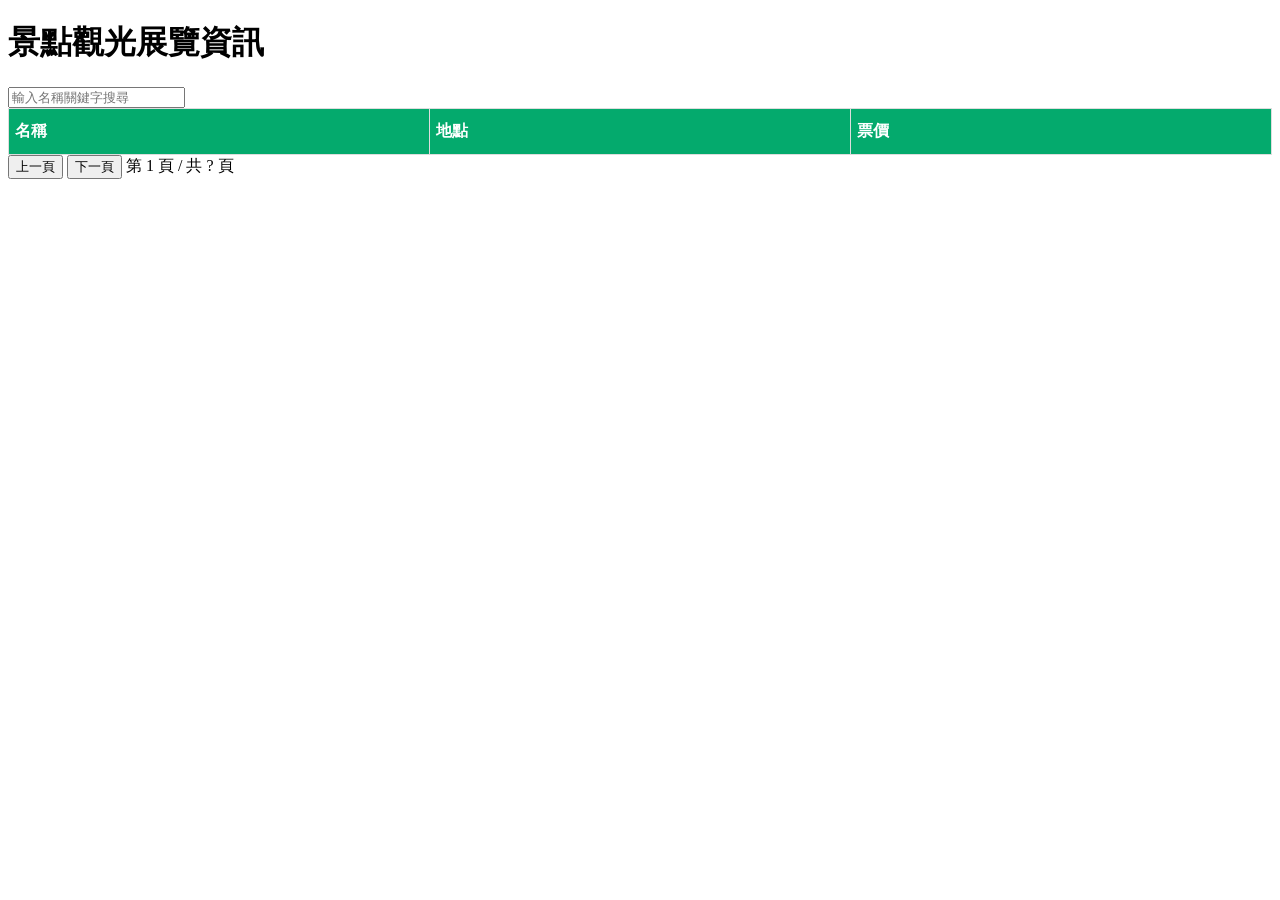
<file: HW3/index.html>
<!DOCTYPE html>
<html>
<head>
    <meta charset="UTF-8">
    <style>
        table {
            font-family: Arial, Helvetica, sans-serif;
            border-collapse: collapse;
            width: 100%;
        }
        td, th {
            border: 1px solid #ddd;
            padding: 6px;
        }
        tr:nth-child(even) { background-color: #f2f2f2; }
        tr:hover { background-color: #ddd; }
        th {
            padding-top: 12px;
            padding-bottom: 12px;
            text-align: left;
            background-color: #04AA6D;
            color: white;
        }
    </style>
</head>
<body>
    <h1><b>景點觀光展覽資訊</b></h1>

    <input type="text" id="searchInput" placeholder="輸入名稱關鍵字搜尋" onchange="searchData()">

    <table id="csie">
        <thead>
            <tr>
                <th>名稱</th>
                <th>地點</th>
                <th>票價</th>
            </tr>
        </thead>
        <tbody></tbody>
    </table>

    <div>
        <button onclick="prevPage()">上一頁</button>
        <button onclick="nextPage()">下一頁</button>
        <span id="pageInfo">第 1 頁 / 共 ? 頁</span>
    </div>

    <script src="script.js"></script>
</body>
</html>
</file>
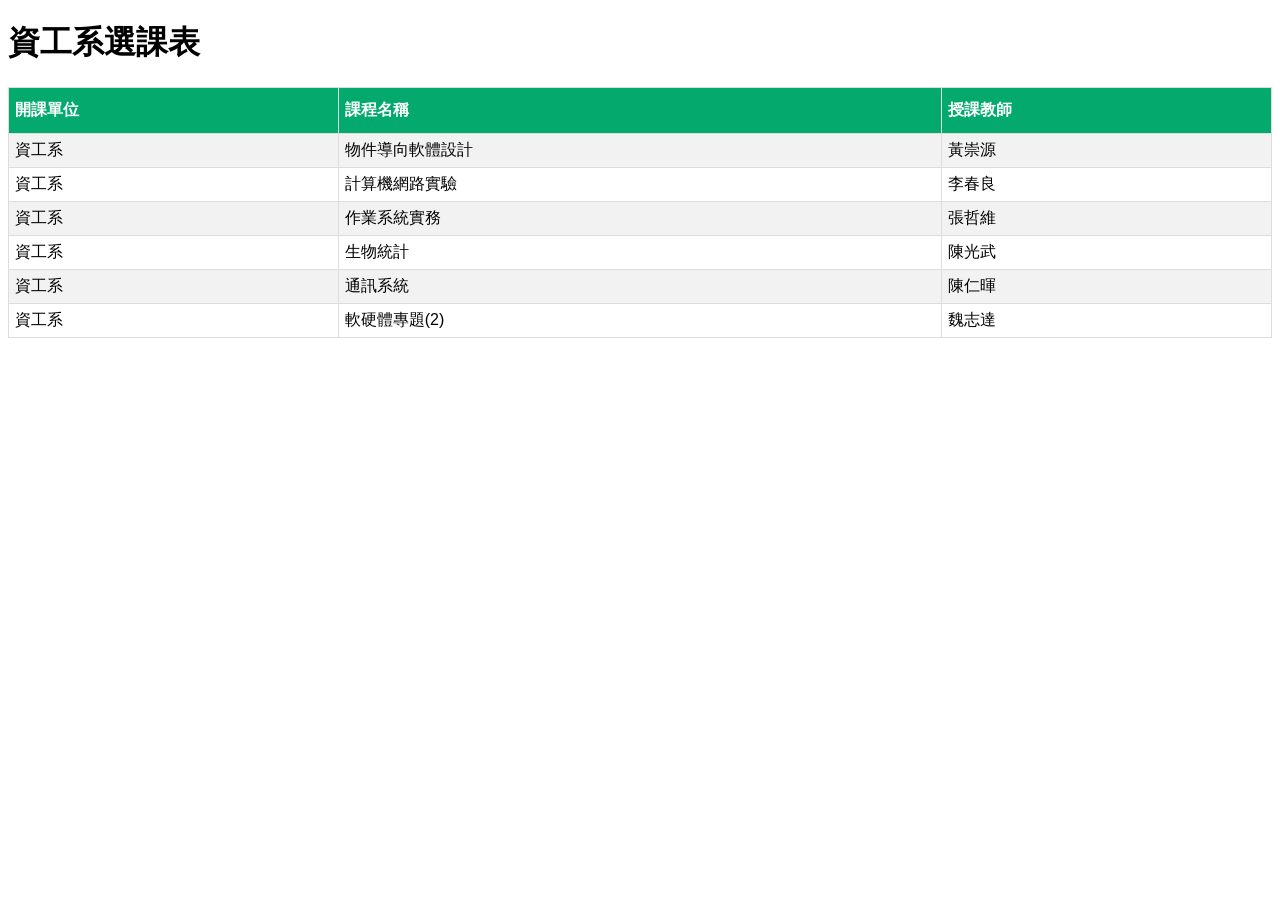
<file: Lab3/index.html>
<!DOCTYPE html>
<html>
    <head>
        <style>
            table{
                font-family: Arial, Helvetica, sans-serif;
                border-collapse: collapse;
                width: 100%
            }
            td, th{
                border: 1px solid #ddd;
                padding: 6px;
            }
            tr:nth-child(even){background-color: #f2f2f2;}

            tr:hover{background-color: #ddd;}

            th{
                padding-top: 12px;
                padding-bottom: 12px;
                text-align: left;
                background-color: #04AA6D;
                color: white;
            }
        </style>
    </head>
    <body>
        <h1><b>
            資工系選課表
        </b></h1>
        
        <table>
            <tr>
                <th>開課單位</th>
                <th>課程名稱</th>
                <th>授課教師</th>
            </tr>
            <tr>
                <td>資工系</td>
                <td>物件導向軟體設計</td>
                <td>黃崇源</td>
            </tr>
            <tr>
                <td>資工系</td>
                <td>計算機網路實驗</td>
                <td>李春良</td>
            </tr>
            <tr>
                <td>資工系</td>
                <td>作業系統實務</td>
                <td>張哲維</td>
            </tr>
            <tr>
                <td>資工系</td>
                <td>生物統計</td>
                <td>陳光武</td>
            </tr>
            <tr>
                <td>資工系</td>
                <td>通訊系統</td>
                <td>陳仁暉</td>
            </tr>
            <tr>
                <td>資工系</td>
                <td>軟硬體專題(2)</td>
                <td>魏志達</td>
            </tr>
        </table>
    </body>
</html>
</file>
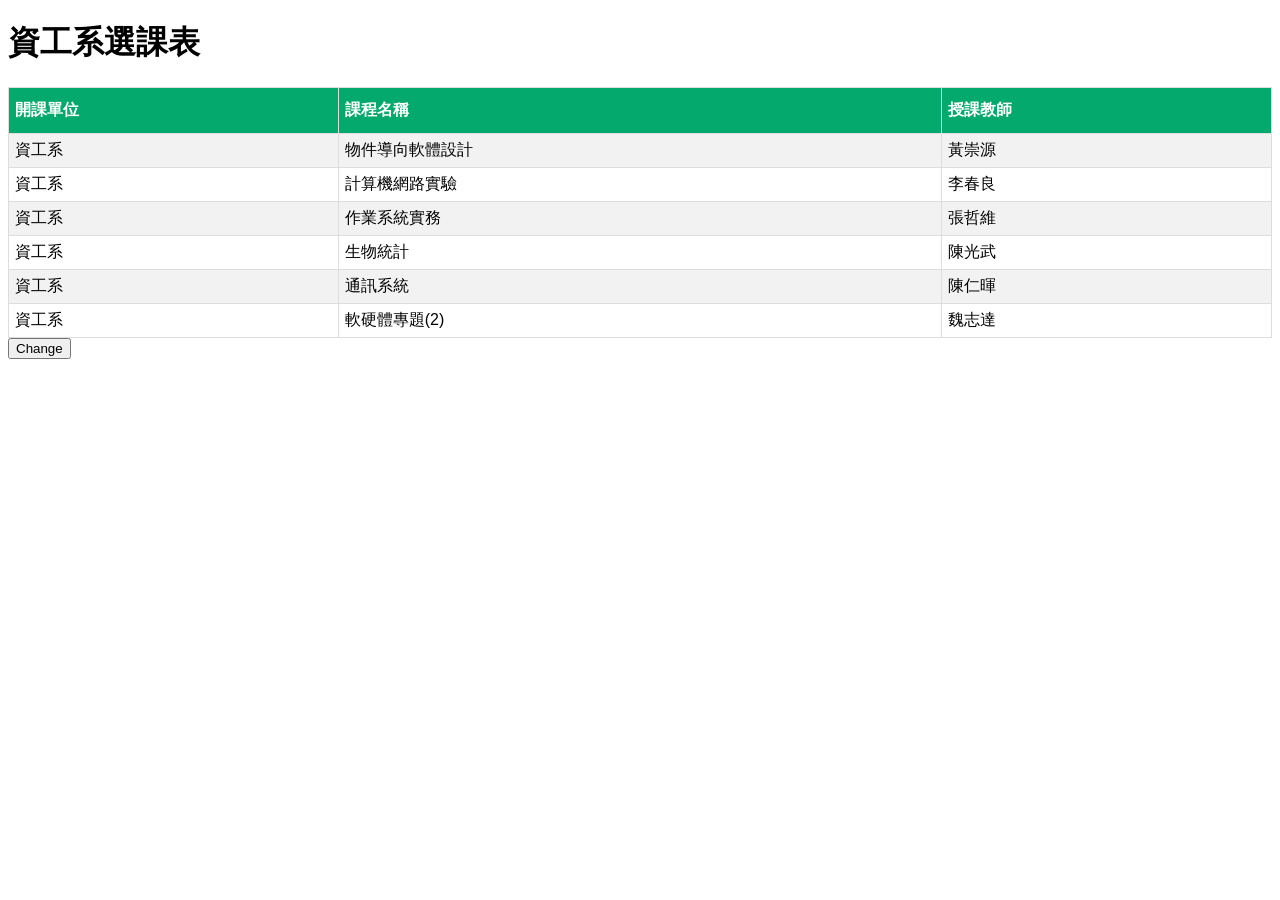
<file: Lab4/index.html>
<!DOCTYPE html>
<html>
    <head>
        <style>
            table{
                font-family: Arial, Helvetica, sans-serif;
                border-collapse: collapse;
                width: 100%
            }
            td, th{
                border: 1px solid #ddd;
                padding: 6px;
            }
            tr:nth-child(even){background-color: #f2f2f2;}

            tr:hover{background-color: #ddd;}

            th{
                padding-top: 12px;
                padding-bottom: 12px;
                text-align: left;
                background-color: #04AA6D;
                color: white;
            }
        </style>
    </head>
    <body>
        <h1><b>
            資工系選課表
        </b></h1>
        
        <table id="csie">
            <tr>
                <th>開課單位</th>
                <th>課程名稱</th>
                <th>授課教師</th>
            </tr>
            <tr>
                <td>資工系</td>
                <td>物件導向軟體設計</td>
                <td>黃崇源</td>
            </tr>
            <tr>
                <td>資工系</td>
                <td>計算機網路實驗</td>
                <td>李春良</td>
            </tr>
            <tr>
                <td>資工系</td>
                <td>作業系統實務</td>
                <td>張哲維</td>
            </tr>
            <tr>
                <td>資工系</td>
                <td>生物統計</td>
                <td>陳光武</td>
            </tr>
            <tr>
                <td>資工系</td>
                <td>通訊系統</td>
                <td>陳仁暉</td>
            </tr>
            <tr>
                <td>資工系</td>
                <td>軟硬體專題(2)</td>
                <td>魏志達</td>
            </tr>
        </table>
        
            <button onclick="changeResult()">Change</button>
            <script>
                function changeResult(){
                    var myTable = document.getElementById("csie");
                    myTable.rows[1].cells[2].innerHTML = "李春良";
                }
            </script>

    </body>
</html>
</file>
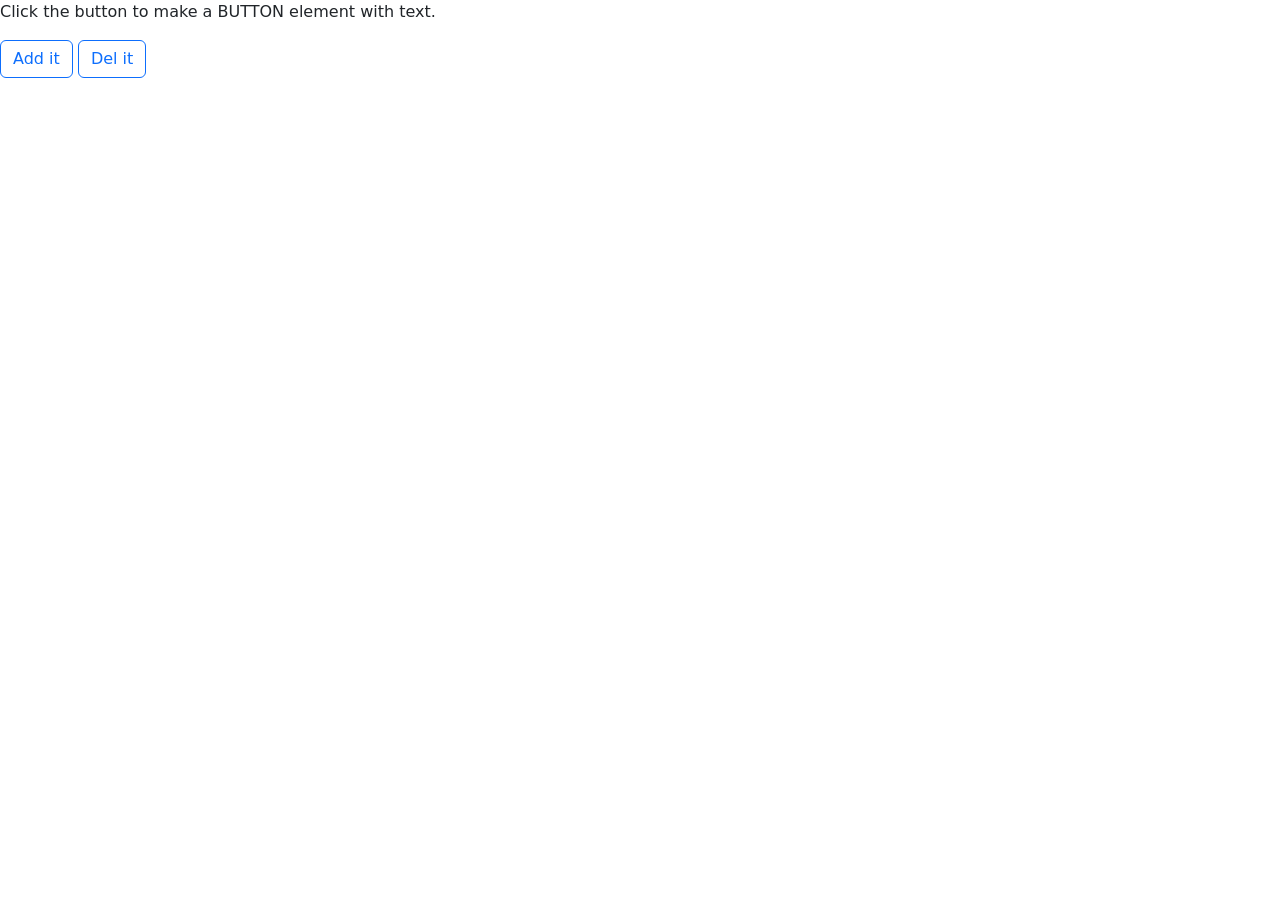
<file: Lab6/index.html>
<link href = "https://cdn.jsdelivr.net/npm/bootstrap@5.0.2/dist/css/bootstrap.min.css"
      rel = "stylesheet" 
      integrity="sha384-EVSTQN3/azprG1Anm3QDgpJLIm9Nao0Yz1ztcQTwFspd3yD65VohhpuuCOmLASjC"
      crossorigin="anonymous">

<body>
    <p>Click the button to make a BUTTON element with text.</p>
            
    <button onclick="addfunction()" class="btn btn-outline-primary">Add it</button>
    <button onclick="delfunction()" class="btn btn-outline-primary">Del it</button>

    <script src="script.js"></script>
</body>
</file>
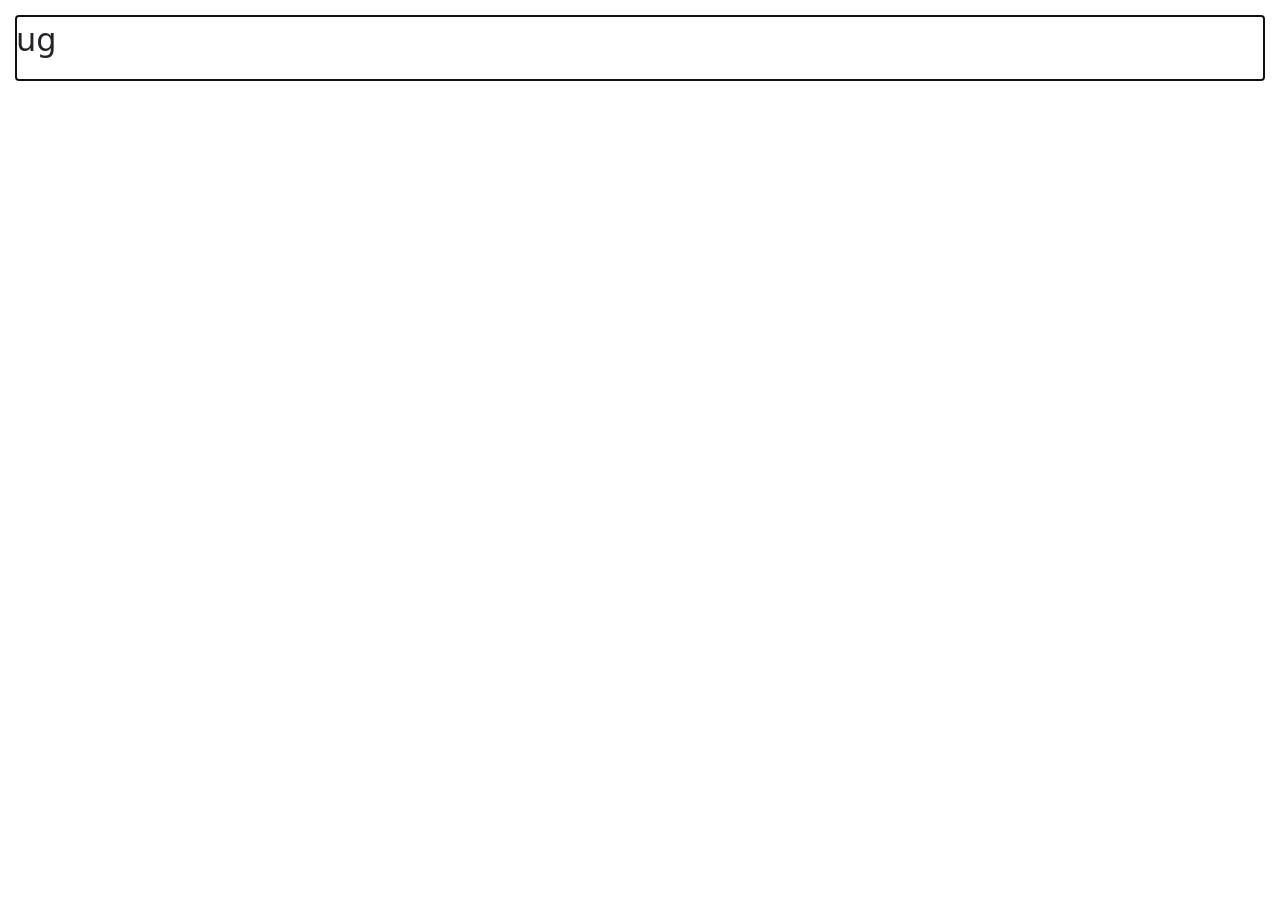
<file: Lab8/index.html>
<!DOCTYPE html>
 <html lang="zh-Hant">
 <head>
     <meta charset="UTF-8">
     <meta name="viewport" content="width=device-width, initial-scale=1.0">
     <title>打字機</title>
     <link href="https://cdn.jsdelivr.net/npm/bootstrap@5.0.2/dist/css/bootstrap.min.css" rel="stylesheet"
           integrity="sha384-EVSTQN3/azprG1Anm3QDgpJLIm9Nao0Yz1ztcQTwFspd3yD65VohhpuuCOmLASjC" crossorigin="anonymous">
     <style>
         #container {
             font-size: 2em;
             min-height: 2em;
         }
     </style>
 </head>
 <body class="p-3">
     <div id="container" tabindex="0" class="blockquote text-nowrap"></div>
     <script src="script.js"></script>
 </body>
 </html>
</file>
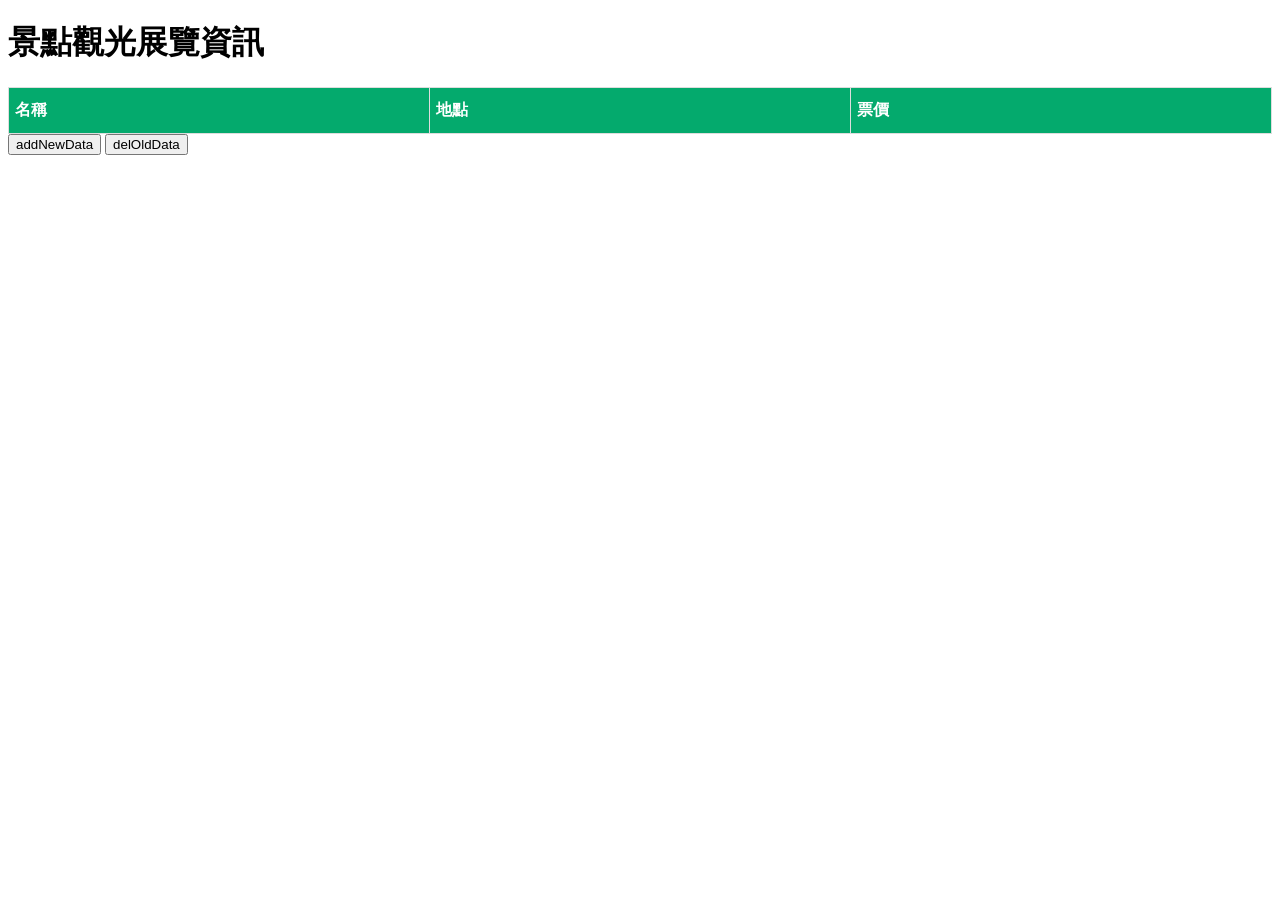
<file: Lab9/index.html>
<!DOCTYPE html>
<html>
    <head>
        <style>
            table{
                font-family: Arial, Helvetica, sans-serif;
                border-collapse: collapse;
                width: 100%
            }
            td, th{
                border: 1px solid #ddd;
                padding: 6px;
            }
            tr:nth-child(even){background-color: #f2f2f2;}

            tr:hover{background-color: #ddd;}

            th{
                padding-top: 12px;
                padding-bottom: 12px;
                text-align: left;
                background-color: #04AA6D;
                color: white;
            }
        </style>
    </head>

    <body>
        <h1><b>
            景點觀光展覽資訊
        </b></h1>
        
        <table id="csie" class="table table-striped table-hover">
            <tr>
                <th>名稱</th>
                <th>地點</th>
                <th>票價</th>
            </tr>
        </table>
        
        <button onclick="addNewData()">addNewData</button>
        <button onclick="delOldData()">delOldData</button>

        <script src="script.js"></script>
    </body>
</html>
</file>
<file: HW2/assets/css/main.css>
/**
* Template Name: MyResume
* Template URL: https://bootstrapmade.com/free-html-bootstrap-template-my-resume/
* Updated: Jun 29 2024 with Bootstrap v5.3.3
* Author: BootstrapMade.com
* License: https://bootstrapmade.com/license/
*/

/*--------------------------------------------------------------
# Font & Color Variables
# Help: https://bootstrapmade.com/color-system/
--------------------------------------------------------------*/
/* Fonts */
:root {
  --default-font: "Roboto",  system-ui, -apple-system, "Segoe UI", Roboto, "Helvetica Neue", Arial, "Noto Sans", "Liberation Sans", sans-serif, "Apple Color Emoji", "Segoe UI Emoji", "Segoe UI Symbol", "Noto Color Emoji";
  --heading-font: "Raleway",  sans-serif;
  --nav-font: "Poppins",  sans-serif;
}

/* Global Colors - The following color variables are used throughout the website. Updating them here will change the color scheme of the entire website */
:root { 
  --background-color: #ffffff; /* Background color for the entire website, including individual sections */
  --default-color: #272829; /* Default color used for the majority of the text content across the entire website */
  --heading-color: #45505b; /* Color for headings, subheadings and title throughout the website */
  --accent-color: #0563bb; /* Accent color that represents your brand on the website. It's used for buttons, links, and other elements that need to stand out */
  --surface-color: #ffffff; /* The surface color is used as a background of boxed elements within sections, such as cards, icon boxes, or other elements that require a visual separation from the global background. */
  --contrast-color: #ffffff; /* Contrast color for text, ensuring readability against backgrounds of accent, heading, or default colors. */
}

/* Nav Menu Colors - The following color variables are used specifically for the navigation menu. They are separate from the global colors to allow for more customization options */
:root {
  --nav-color: #45505b;  /* The default color of the main navmenu links */
  --nav-hover-color: #0563bb; /* Applied to main navmenu links when they are hovered over or active */
  --nav-mobile-background-color: #ffffff; /* Used as the background color for mobile navigation menu */
  --nav-dropdown-background-color: #ffffff; /* Used as the background color for dropdown items that appear when hovering over primary navigation items */
  --nav-dropdown-color: #212529; /* Used for navigation links of the dropdown items in the navigation menu. */
  --nav-dropdown-hover-color: #0563bb; /* Similar to --nav-hover-color, this color is applied to dropdown navigation links when they are hovered over. */
}

/* Color Presets - These classes override global colors when applied to any section or element, providing reuse of the sam color scheme. */

.light-background {
  --background-color: #f9f9f9;
  --surface-color: #ffffff;
}

.dark-background {
  --background-color: #060606;
  --default-color: #ffffff;
  --heading-color: #ffffff;
  --surface-color: #252525;
  --contrast-color: #ffffff;
}

/* Smooth scroll */
:root {
  scroll-behavior: smooth;
}

/*--------------------------------------------------------------
# General Styling & Shared Classes
--------------------------------------------------------------*/
body {
  color: var(--default-color);
  background-color: var(--background-color);
  font-family: var(--default-font);
}

a {
  color: var(--accent-color);
  text-decoration: none;
  transition: 0.3s;
}

a:hover {
  color: color-mix(in srgb, var(--accent-color), transparent 25%);
  text-decoration: none;
}

h1,
h2,
h3,
h4,
h5,
h6 {
  color: var(--heading-color);
  font-family: var(--heading-font);
}

/* PHP Email Form Messages
------------------------------*/
.php-email-form .error-message {
  display: none;
  background: #df1529;
  color: #ffffff;
  text-align: left;
  padding: 15px;
  margin-bottom: 24px;
  font-weight: 600;
}

.php-email-form .sent-message {
  display: none;
  color: #ffffff;
  background: #059652;
  text-align: center;
  padding: 15px;
  margin-bottom: 24px;
  font-weight: 600;
}

.php-email-form .loading {
  display: none;
  background: var(--surface-color);
  text-align: center;
  padding: 15px;
  margin-bottom: 24px;
}

.php-email-form .loading:before {
  content: "";
  display: inline-block;
  border-radius: 50%;
  width: 24px;
  height: 24px;
  margin: 0 10px -6px 0;
  border: 3px solid var(--accent-color);
  border-top-color: var(--surface-color);
  animation: php-email-form-loading 1s linear infinite;
}

@keyframes php-email-form-loading {
  0% {
    transform: rotate(0deg);
  }

  100% {
    transform: rotate(360deg);
  }
}

/*--------------------------------------------------------------
# Global Header
--------------------------------------------------------------*/
.header {
  color: var(--default-color);
  position: fixed;
  top: 0;
  left: 0;
  bottom: 0;
  padding: 0 15px;
  transition: all ease-in-out 0.3s;
  overflow-y: auto;
  z-index: 997;
  min-width: 200px;
}

@media (max-width: 1199px) {
  .header {
    background-color: var(--background-color);
    border-right: 1px solid color-mix(in srgb, var(--default-color), transparent 90%);
    width: 300px;
    left: -100%;
  }
}

@media (min-width: 1200px) and (max-width: 1600px) {
  .header~main {
    margin-left: 160px;
  }

  .header~main .hero {
    margin-left: -160px;
    width: 100vw;
  }
}

.header.header-show {
  left: 0;
}

.header .header-toggle {
  color: var(--contrast-color);
  background-color: var(--accent-color);
  font-size: 22px;
  display: flex;
  align-items: center;
  justify-content: center;
  width: 40px;
  height: 40px;
  border-radius: 50%;
  cursor: pointer;
  position: fixed;
  top: 15px;
  right: 15px;
  z-index: 9999;
  transition: background-color 0.3s;
}

.header .header-toggle:hover {
  color: var(--contrast-color);
  background-color: color-mix(in srgb, var(--accent-color) 90%, white 15%);
}

/*--------------------------------------------------------------
# Navigation Menu
--------------------------------------------------------------*/
.navmenu {
  padding: 0;
  z-index: 9997;
}

.navmenu ul {
  list-style: none;
  padding: 0 0 20px 0;
  margin: 0;
  width: 140px;
}

.navmenu a,
.navmenu a:focus {
  color: var(--nav-color);
  font-family: var(--nav-font);
  display: flex;
  align-items: center;
  padding: 10px 18px;
  margin-bottom: 8px;
  font-size: 15px;
  border-radius: 50px;
  background: color-mix(in srgb, var(--default-color), transparent 92%);
  height: 56px;
  width: 100%;
  overflow: hidden;
  transition: 0.3s;
}

.navmenu a i,
.navmenu a:focus i {
  font-size: 20px;
}

.navmenu a span,
.navmenu a:focus span {
  padding: 0 5px 0 7px;
}

@media (min-width: 992px) {

  .navmenu a,
  .navmenu a:focus {
    max-width: 56px;
  }

  .navmenu a span,
  .navmenu a:focus span {
    display: none;
  }
}

.navmenu a:hover,
.navmenu .active,
.navmenu .active:focus,
.navmenu li:hover>a {
  color: var(--contrast-color);
  background: var(--nav-hover-color);
}

.navmenu a:hover,
.navmenu li:hover>a {
  max-width: 100%;
  color: var(--contrast-color);
}

.navmenu a:hover span,
.navmenu li:hover>a span {
  display: block;
}

/*--------------------------------------------------------------
# Global Footer
--------------------------------------------------------------*/
.footer {
  color: var(--default-color);
  background-color: var(--background-color);
  font-size: 14px;
  text-align: center;
  padding: 30px 0;
  position: relative;
}

.footer h3 {
  font-size: 36px;
  font-weight: 700;
  position: relative;
  padding: 0;
  margin: 0 0 15px 0;
}

.footer p {
  font-size: 15;
  font-style: italic;
  padding: 0;
  margin: 0 0 30px 0;
}

.footer .social-links {
  margin: 0 0 30px 0;
}

.footer .social-links a {
  font-size: 16px;
  display: flex;
  align-items: center;
  justify-content: center;
  background: var(--accent-color);
  color: var(--contrast-color);
  line-height: 1;
  margin: 0 4px;
  border-radius: 50%;
  text-align: center;
  width: 36px;
  height: 36px;
  transition: 0.3s;
}

.footer .social-links a:hover {
  background: color-mix(in srgb, var(--accent-color), transparent 20%);
  text-decoration: none;
}

.footer .copyright {
  padding-top: 25px;
  border-top: 1px solid color-mix(in srgb, var(--default-color), transparent 90%);
}

.footer .credits {
  font-size: 13px;
  padding-top: 5px;
}

/*--------------------------------------------------------------
# Preloader
--------------------------------------------------------------*/
#preloader {
  position: fixed;
  inset: 0;
  z-index: 999999;
  overflow: hidden;
  background: var(--background-color);
  transition: all 0.6s ease-out;
}

#preloader:before {
  content: "";
  position: fixed;
  top: calc(50% - 30px);
  left: calc(50% - 30px);
  border: 6px solid #ffffff;
  border-color: var(--accent-color) transparent var(--accent-color) transparent;
  border-radius: 50%;
  width: 60px;
  height: 60px;
  animation: animate-preloader 1.5s linear infinite;
}

@keyframes animate-preloader {
  0% {
    transform: rotate(0deg);
  }

  100% {
    transform: rotate(360deg);
  }
}

/*--------------------------------------------------------------
# Scroll Top Button
--------------------------------------------------------------*/
.scroll-top {
  position: fixed;
  visibility: hidden;
  opacity: 0;
  right: 15px;
  bottom: -15px;
  z-index: 99999;
  background-color: var(--accent-color);
  width: 44px;
  height: 44px;
  border-radius: 50px;
  transition: all 0.4s;
}

.scroll-top i {
  font-size: 24px;
  color: var(--contrast-color);
  line-height: 0;
}

.scroll-top:hover {
  background-color: color-mix(in srgb, var(--accent-color), transparent 20%);
  color: var(--contrast-color);
}

.scroll-top.active {
  visibility: visible;
  opacity: 1;
  bottom: 15px;
}

/*--------------------------------------------------------------
# Disable aos animation delay on mobile devices
--------------------------------------------------------------*/
@media screen and (max-width: 768px) {
  [data-aos-delay] {
    transition-delay: 0 !important;
  }
}

/*--------------------------------------------------------------
# Global Page Titles & Breadcrumbs
--------------------------------------------------------------*/
.page-title {
  --background-color: color-mix(in srgb, var(--default-color), transparent 96%);
  color: var(--default-color);
  background-color: var(--background-color);
  padding: 20px 0;
  position: relative;
}

.page-title h1 {
  font-size: 28px;
  font-weight: 700;
  margin: 0;
}

.page-title .breadcrumbs ol {
  display: flex;
  flex-wrap: wrap;
  list-style: none;
  padding: 0 0 10px 0;
  margin: 0;
  font-size: 14px;
  font-weight: 400;
}

.page-title .breadcrumbs ol li+li {
  padding-left: 10px;
}

.page-title .breadcrumbs ol li+li::before {
  content: "/";
  display: inline-block;
  padding-right: 10px;
  color: color-mix(in srgb, var(--default-color), transparent 70%);
}

/*--------------------------------------------------------------
# Global Sections
--------------------------------------------------------------*/
section,
.section {
  color: var(--default-color);
  background-color: var(--background-color);
  padding: 60px 0;
  overflow: clip;
}

/*--------------------------------------------------------------
# Global Section Titles
--------------------------------------------------------------*/
.section-title {
  text-align: center;
  padding-bottom: 60px;
  position: relative;
}

.section-title h2 {
  font-size: 32px;
  font-weight: 700;
  margin-bottom: 20px;
  padding-bottom: 20px;
  position: relative;
}

.section-title h2:before {
  content: "";
  position: absolute;
  display: block;
  width: 160px;
  height: 1px;
  background: color-mix(in srgb, var(--default-color), transparent 60%);
  left: 0;
  right: 0;
  bottom: 1px;
  margin: auto;
}

.section-title h2::after {
  content: "";
  position: absolute;
  display: block;
  width: 60px;
  height: 3px;
  background: var(--accent-color);
  left: 0;
  right: 0;
  bottom: 0;
  margin: auto;
}

.section-title p {
  margin-bottom: 0;
}

/*--------------------------------------------------------------
# Hero Section
--------------------------------------------------------------*/
.hero {
  width: 100%;
  min-height: 100vh;
  position: relative;
  padding: 80px 0;
  display: flex;
  align-items: center;
  justify-content: center;
}

.hero img {
  position: absolute;
  inset: 0;
  display: block;
  width: 100%;
  height: 100%;
  object-fit: cover;
  z-index: 1;
}

.hero:before {
  content: "";
  background: color-mix(in srgb, var(--background-color), transparent 30%);
  position: absolute;
  inset: 0;
  z-index: 2;
}

.hero .container {
  position: relative;
  z-index: 3;
}

.hero h2 {
  margin: 0;
  font-size: 64px;
  font-weight: 700;
}

.hero p {
  margin: 5px 0 0 0;
  font-size: 26px;
}

.hero p span {
  letter-spacing: 1px;
  border-bottom: 2px solid var(--accent-color);
}

.hero .social-links {
  margin-top: 25px;
}

.hero .social-links a {
  font-size: 20px;
  display: inline-block;
  color: color-mix(in srgb, var(--default-color), transparent 30%);
  line-height: 1;
  margin-right: 20px;
  transition: 0.3s;
}

.hero .social-links a:hover {
  color: var(--accent-color);
}

@media (max-width: 768px) {
  .hero h2 {
    font-size: 32px;
  }

  .hero p {
    font-size: 20px;
  }
}

/*--------------------------------------------------------------
# About Section
--------------------------------------------------------------*/
.about .content h2 {
  font-weight: 700;
  font-size: 24px;
}

.about .content ul {
  list-style: none;
  padding: 0;
}

.about .content ul li {
  margin-bottom: 20px;
  display: flex;
  align-items: center;
}

.about .content ul strong {
  margin-right: 10px;
}

.about .content ul i {
  font-size: 16px;
  margin-right: 5px;
  color: var(--accent-color);
  line-height: 0;
}

/*--------------------------------------------------------------
# Stats Section
--------------------------------------------------------------*/
.stats i {
  background-color: var(--accent-color);
  color: var(--contrast-color);
  width: 54px;
  height: 54px;
  font-size: 24px;
  border-radius: 50px;
  display: inline-flex;
  align-items: center;
  justify-content: center;
  position: relative;
  z-index: 1;
}

.stats .stats-item {
  margin-top: 10px;
  width: 100%;
  position: relative;
  text-align: center;
  z-index: 0;
}

.stats .stats-item span {
  font-size: 36px;
  display: block;
  font-weight: 700;
  color: color-mix(in srgb, var(--default-color), transparent 20%);
}

.stats .stats-item p {
  padding: 0;
  margin: 0;
  color: color-mix(in srgb, var(--default-color), transparent 50%);
  font-size: 16px;
}

/*--------------------------------------------------------------
# Skills Section
--------------------------------------------------------------*/
.skills .progress {
  height: 60px;
  display: block;
  background: none;
  border-radius: 0;
}

.skills .progress .skill {
  color: var(--heading-color);
  padding: 0;
  margin: 0 0 6px 0;
  text-transform: uppercase;
  display: block;
  font-weight: 600;
  font-family: var(--heading-font);
}

.skills .progress .skill .val {
  float: right;
  font-style: normal;
}

.skills .progress-bar-wrap {
  background: color-mix(in srgb, var(--default-color), transparent 90%);
  height: 10px;
}

.skills .progress-bar {
  width: 1px;
  height: 10px;
  transition: 0.9s;
  background-color: var(--accent-color);
}

/*--------------------------------------------------------------
# Resume Section
--------------------------------------------------------------*/
.resume .resume-title {
  color: var(--heading-color);
  font-size: 26px;
  font-weight: 700;
  margin-top: 20px;
  margin-bottom: 20px;
}

.resume .resume-item {
  padding: 0 0 20px 20px;
  margin-top: -2px;
  border-left: 2px solid var(--accent-color);
  position: relative;
}

.resume .resume-item h4 {
  line-height: 18px;
  font-size: 18px;
  font-weight: 600;
  text-transform: uppercase;
  color: color-mix(in srgb, var(--default-color), transparent 20%);
  margin-bottom: 10px;
}

.resume .resume-item h5 {
  font-size: 16px;
  padding: 5px 15px;
  display: inline-block;
  font-weight: 600;
  margin-bottom: 10px;
}

.resume .resume-item ul {
  padding-left: 20px;
}

.resume .resume-item ul li {
  padding-bottom: 10px;
}

.resume .resume-item:last-child {
  padding-bottom: 0;
}

.resume .resume-item::before {
  content: "";
  position: absolute;
  width: 16px;
  height: 16px;
  border-radius: 50px;
  left: -9px;
  top: 0;
  background: var(--background-color);
  border: 2px solid var(--accent-color);
}

/*--------------------------------------------------------------
# Portfolio Section
--------------------------------------------------------------*/
.portfolio .portfolio-filters {
  padding: 0;
  margin: 0 auto 20px auto;
  list-style: none;
  text-align: center;
}

.portfolio .portfolio-filters li {
  cursor: pointer;
  display: inline-block;
  padding: 8px 20px 10px 20px;
  margin: 0;
  font-size: 15px;
  font-weight: 500;
  line-height: 1;
  margin-bottom: 5px;
  border-radius: 50px;
  transition: all 0.3s ease-in-out;
  font-family: var(--heading-font);
}

.portfolio .portfolio-filters li:hover,
.portfolio .portfolio-filters li.filter-active {
  color: var(--contrast-color);
  background-color: var(--accent-color);
}

.portfolio .portfolio-filters li:first-child {
  margin-left: 0;
}

.portfolio .portfolio-filters li:last-child {
  margin-right: 0;
}

@media (max-width: 575px) {
  .portfolio .portfolio-filters li {
    font-size: 14px;
    margin: 0 0 10px 0;
  }
}

.portfolio .portfolio-item {
  position: relative;
  overflow: hidden;
}

.portfolio .portfolio-item .portfolio-info {
  opacity: 0;
  position: absolute;
  left: 12px;
  right: 12px;
  bottom: -100%;
  z-index: 3;
  transition: all ease-in-out 0.5s;
  background: color-mix(in srgb, var(--background-color), transparent 10%);
  padding: 15px;
}

.portfolio .portfolio-item .portfolio-info h4 {
  font-size: 18px;
  font-weight: 600;
  padding-right: 50px;
}

.portfolio .portfolio-item .portfolio-info p {
  color: color-mix(in srgb, var(--default-color), transparent 30%);
  font-size: 14px;
  margin-bottom: 0;
  padding-right: 50px;
}

.portfolio .portfolio-item .portfolio-info .preview-link,
.portfolio .portfolio-item .portfolio-info .details-link {
  position: absolute;
  right: 50px;
  font-size: 24px;
  top: calc(50% - 14px);
  color: color-mix(in srgb, var(--default-color), transparent 30%);
  transition: 0.3s;
  line-height: 0;
}

.portfolio .portfolio-item .portfolio-info .preview-link:hover,
.portfolio .portfolio-item .portfolio-info .details-link:hover {
  color: var(--accent-color);
}

.portfolio .portfolio-item .portfolio-info .details-link {
  right: 14px;
  font-size: 28px;
}

.portfolio .portfolio-item:hover .portfolio-info {
  opacity: 1;
  bottom: 0;
}

/*--------------------------------------------------------------
# Services Section
--------------------------------------------------------------*/
.services .service-item {
  background-color: var(--surface-color);
  box-shadow: 0px 5px 90px 0px rgba(0, 0, 0, 0.1);
  height: 100%;
  padding: 60px 30px;
  text-align: center;
  transition: 0.3s;
  border-radius: 5px;
}

.services .service-item .icon {
  margin: 0 auto;
  width: 100px;
  height: 100px;
  display: flex;
  align-items: center;
  justify-content: center;
  transition: ease-in-out 0.3s;
  position: relative;
}

.services .service-item .icon i {
  font-size: 36px;
  transition: 0.5s;
  position: relative;
}

.services .service-item .icon svg {
  position: absolute;
  top: 0;
  left: 0;
}

.services .service-item .icon svg path {
  transition: 0.5s;
  fill: color-mix(in srgb, var(--default-color), transparent 95%);
}

.services .service-item h3 {
  font-weight: 700;
  margin: 10px 0 15px 0;
  font-size: 22px;
}

.services .service-item p {
  line-height: 24px;
  font-size: 14px;
  margin-bottom: 0;
}

.services .service-item:hover {
  box-shadow: 0px 5px 35px 0px rgba(0, 0, 0, 0.1);
}

.services .service-item.item-cyan i {
  color: #0dcaf0;
}

.services .service-item.item-cyan:hover .icon i {
  color: #fff;
}

.services .service-item.item-cyan:hover .icon path {
  fill: #0dcaf0;
}

.services .service-item.item-orange i {
  color: #fd7e14;
}

.services .service-item.item-orange:hover .icon i {
  color: #fff;
}

.services .service-item.item-orange:hover .icon path {
  fill: #fd7e14;
}

.services .service-item.item-teal i {
  color: #20c997;
}

.services .service-item.item-teal:hover .icon i {
  color: #fff;
}

.services .service-item.item-teal:hover .icon path {
  fill: #20c997;
}

.services .service-item.item-red i {
  color: #df1529;
}

.services .service-item.item-red:hover .icon i {
  color: #fff;
}

.services .service-item.item-red:hover .icon path {
  fill: #df1529;
}

.services .service-item.item-indigo i {
  color: #6610f2;
}

.services .service-item.item-indigo:hover .icon i {
  color: #fff;
}

.services .service-item.item-indigo:hover .icon path {
  fill: #6610f2;
}

.services .service-item.item-pink i {
  color: #f3268c;
}

.services .service-item.item-pink:hover .icon i {
  color: #fff;
}

.services .service-item.item-pink:hover .icon path {
  fill: #f3268c;
}

/*--------------------------------------------------------------
# Testimonials Section
--------------------------------------------------------------*/
.testimonials .testimonials-carousel,
.testimonials .testimonials-slider {
  overflow: hidden;
}

.testimonials .testimonial-item .testimonial-content {
  border-left: 3px solid var(--accent-color);
  padding-left: 30px;
}

.testimonials .testimonial-item .testimonial-img {
  border-radius: 50%;
  border: 4px solid var(--background-color);
  margin: 0 auto;
}

.testimonials .testimonial-item h3 {
  font-size: 20px;
  font-weight: bold;
  margin: 10px 0 5px 0;
}

.testimonials .testimonial-item h4 {
  font-size: 14px;
  color: color-mix(in srgb, var(--default-color), transparent 40%);
  margin: 0 0 10px 0;
}

.testimonials .testimonial-item .stars i {
  color: #ffc107;
  margin: 0 1px;
}

.testimonials .testimonial-item .quote-icon-left,
.testimonials .testimonial-item .quote-icon-right {
  color: color-mix(in srgb, var(--accent-color), transparent 50%);
  font-size: 26px;
  line-height: 0;
}

.testimonials .testimonial-item .quote-icon-left {
  display: inline-block;
  left: -5px;
  position: relative;
}

.testimonials .testimonial-item .quote-icon-right {
  display: inline-block;
  right: -5px;
  position: relative;
  top: 10px;
  transform: scale(-1, -1);
}

.testimonials .testimonial-item p {
  font-style: italic;
}

.testimonials .swiper-wrapper {
  height: auto;
}

.testimonials .swiper-pagination {
  margin-top: 30px;
  position: relative;
}

.testimonials .swiper-pagination .swiper-pagination-bullet {
  width: 12px;
  height: 12px;
  background-color: color-mix(in srgb, var(--default-color), transparent 85%);
  opacity: 1;
}

.testimonials .swiper-pagination .swiper-pagination-bullet-active {
  background-color: var(--accent-color);
}

/*--------------------------------------------------------------
# Contact Section
--------------------------------------------------------------*/
.contact .info-item+.info-item {
  margin-top: 40px;
}

.contact .info-item i {
  color: var(--accent-color);
  background: color-mix(in srgb, var(--accent-color), transparent 92%);
  font-size: 20px;
  width: 44px;
  height: 44px;
  display: flex;
  justify-content: center;
  align-items: center;
  border-radius: 50px;
  transition: all 0.3s ease-in-out;
  margin-right: 15px;
}

.contact .info-item h3 {
  padding: 0;
  font-size: 18px;
  font-weight: 700;
  margin-bottom: 5px;
}

.contact .info-item p {
  padding: 0;
  margin-bottom: 0;
  font-size: 14px;
}

.contact .info-item:hover i {
  background: var(--accent-color);
  color: var(--contrast-color);
}

.contact .php-email-form {
  height: 100%;
}

.contact .php-email-form input[type=text],
.contact .php-email-form input[type=email],
.contact .php-email-form textarea {
  font-size: 14px;
  padding: 10px 15px;
  box-shadow: none;
  border-radius: 0;
  color: var(--default-color);
  background-color: color-mix(in srgb, var(--background-color), transparent 50%);
  border-color: color-mix(in srgb, var(--default-color), transparent 80%);
}

.contact .php-email-form input[type=text]:focus,
.contact .php-email-form input[type=email]:focus,
.contact .php-email-form textarea:focus {
  border-color: var(--accent-color);
}

.contact .php-email-form input[type=text]::placeholder,
.contact .php-email-form input[type=email]::placeholder,
.contact .php-email-form textarea::placeholder {
  color: color-mix(in srgb, var(--default-color), transparent 70%);
}

.contact .php-email-form button[type=submit] {
  color: var(--contrast-color);
  background: var(--accent-color);
  border: 0;
  padding: 10px 30px;
  transition: 0.4s;
  border-radius: 50px;
}

.contact .php-email-form button[type=submit]:hover {
  background: color-mix(in srgb, var(--accent-color), transparent 25%);
}

/*--------------------------------------------------------------
# Portfolio Details Section
--------------------------------------------------------------*/
.portfolio-details .portfolio-details-slider img {
  width: 100%;
}

.portfolio-details .swiper-wrapper {
  height: auto;
}

.portfolio-details .swiper-button-prev,
.portfolio-details .swiper-button-next {
  width: 48px;
  height: 48px;
}

.portfolio-details .swiper-button-prev:after,
.portfolio-details .swiper-button-next:after {
  color: rgba(255, 255, 255, 0.8);
  background-color: rgba(0, 0, 0, 0.15);
  font-size: 24px;
  border-radius: 50%;
  width: 48px;
  height: 48px;
  display: flex;
  align-items: center;
  justify-content: center;
  transition: 0.3s;
}

.portfolio-details .swiper-button-prev:hover:after,
.portfolio-details .swiper-button-next:hover:after {
  background-color: rgba(0, 0, 0, 0.3);
}

@media (max-width: 575px) {

  .portfolio-details .swiper-button-prev,
  .portfolio-details .swiper-button-next {
    display: none;
  }
}

.portfolio-details .swiper-pagination {
  margin-top: 20px;
  position: relative;
}

.portfolio-details .swiper-pagination .swiper-pagination-bullet {
  width: 10px;
  height: 10px;
  background-color: color-mix(in srgb, var(--default-color), transparent 85%);
  opacity: 1;
}

.portfolio-details .swiper-pagination .swiper-pagination-bullet-active {
  background-color: var(--accent-color);
}

.portfolio-details .portfolio-info h3 {
  font-size: 22px;
  font-weight: 700;
  margin-bottom: 20px;
  padding-bottom: 20px;
  position: relative;
}

.portfolio-details .portfolio-info h3:after {
  content: "";
  position: absolute;
  display: block;
  width: 50px;
  height: 3px;
  background: var(--accent-color);
  left: 0;
  bottom: 0;
}

.portfolio-details .portfolio-info ul {
  list-style: none;
  padding: 0;
  font-size: 15px;
}

.portfolio-details .portfolio-info ul li {
  display: flex;
  flex-direction: column;
  padding-bottom: 15px;
}

.portfolio-details .portfolio-info ul strong {
  text-transform: uppercase;
  font-weight: 400;
  color: color-mix(in srgb, var(--default-color), transparent 50%);
  font-size: 14px;
}

.portfolio-details .portfolio-info .btn-visit {
  padding: 8px 40px;
  background: var(--accent-color);
  color: var(--contrast-color);
  border-radius: 50px;
  transition: 0.3s;
}

.portfolio-details .portfolio-info .btn-visit:hover {
  background: color-mix(in srgb, var(--accent-color), transparent 20%);
}

.portfolio-details .portfolio-description h2 {
  font-size: 26px;
  font-weight: 700;
  margin-bottom: 20px;
}

.portfolio-details .portfolio-description p {
  padding: 0;
}

.portfolio-details .portfolio-description .testimonial-item {
  padding: 30px 30px 0 30px;
  position: relative;
  background: color-mix(in srgb, var(--default-color), transparent 97%);
  margin-bottom: 50px;
}

.portfolio-details .portfolio-description .testimonial-item .testimonial-img {
  width: 90px;
  border-radius: 50px;
  border: 6px solid var(--background-color);
  float: left;
  margin: 0 10px 0 0;
}

.portfolio-details .portfolio-description .testimonial-item h3 {
  font-size: 18px;
  font-weight: bold;
  margin: 15px 0 5px 0;
  padding-top: 20px;
}

.portfolio-details .portfolio-description .testimonial-item h4 {
  font-size: 14px;
  color: #6c757d;
  margin: 0;
}

.portfolio-details .portfolio-description .testimonial-item .quote-icon-left,
.portfolio-details .portfolio-description .testimonial-item .quote-icon-right {
  color: color-mix(in srgb, var(--accent-color), transparent 50%);
  font-size: 26px;
  line-height: 0;
}

.portfolio-details .portfolio-description .testimonial-item .quote-icon-left {
  display: inline-block;
  left: -5px;
  position: relative;
}

.portfolio-details .portfolio-description .testimonial-item .quote-icon-right {
  display: inline-block;
  right: -5px;
  position: relative;
  top: 10px;
  transform: scale(-1, -1);
}

.portfolio-details .portfolio-description .testimonial-item p {
  font-style: italic;
  margin: 0 0 15px 0 0 0;
  padding: 0;
}

/*--------------------------------------------------------------
# Service Details Section
--------------------------------------------------------------*/
.service-details .service-box {
  padding: 20px;
  box-shadow: 0px 2px 20px rgba(0, 0, 0, 0.1);
}

.service-details .service-box+.service-box {
  margin-top: 30px;
}

.service-details .service-box h4 {
  font-size: 20px;
  font-weight: 700;
  border-bottom: 2px solid color-mix(in srgb, var(--default-color), transparent 92%);
  padding-bottom: 15px;
  margin-bottom: 15px;
}

.service-details .services-list a {
  color: color-mix(in srgb, var(--default-color), transparent 20%);
  background-color: color-mix(in srgb, var(--default-color), transparent 96%);
  display: flex;
  align-items: center;
  padding: 12px 15px;
  margin-top: 15px;
  transition: 0.3s;
}

.service-details .services-list a:first-child {
  margin-top: 0;
}

.service-details .services-list a i {
  font-size: 16px;
  margin-right: 8px;
  color: var(--accent-color);
}

.service-details .services-list a.active {
  color: var(--contrast-color);
  background-color: var(--accent-color);
}

.service-details .services-list a.active i {
  color: var(--contrast-color);
}

.service-details .services-list a:hover {
  background-color: color-mix(in srgb, var(--accent-color), transparent 95%);
  color: var(--accent-color);
}

.service-details .download-catalog a {
  color: var(--default-color);
  display: flex;
  align-items: center;
  padding: 10px 0;
  transition: 0.3s;
  border-top: 1px solid color-mix(in srgb, var(--default-color), transparent 90%);
}

.service-details .download-catalog a:first-child {
  border-top: 0;
  padding-top: 0;
}

.service-details .download-catalog a:last-child {
  padding-bottom: 0;
}

.service-details .download-catalog a i {
  font-size: 24px;
  margin-right: 8px;
  color: var(--accent-color);
}

.service-details .download-catalog a:hover {
  color: var(--accent-color);
}

.service-details .help-box {
  background-color: var(--accent-color);
  color: var(--contrast-color);
  margin-top: 30px;
  padding: 30px 15px;
}

.service-details .help-box .help-icon {
  font-size: 48px;
}

.service-details .help-box h4,
.service-details .help-box a {
  color: var(--contrast-color);
}

.service-details .services-img {
  margin-bottom: 20px;
}

.service-details h3 {
  font-size: 26px;
  font-weight: 700;
}

.service-details p {
  font-size: 15px;
}

.service-details ul {
  list-style: none;
  padding: 0;
  font-size: 15px;
}

.service-details ul li {
  padding: 5px 0;
  display: flex;
  align-items: center;
}

.service-details ul i {
  font-size: 20px;
  margin-right: 8px;
  color: var(--accent-color);
}

/*--------------------------------------------------------------
# Starter Section Section
--------------------------------------------------------------*/
.starter-section {
  /* Add your styles here */
}
</file>
